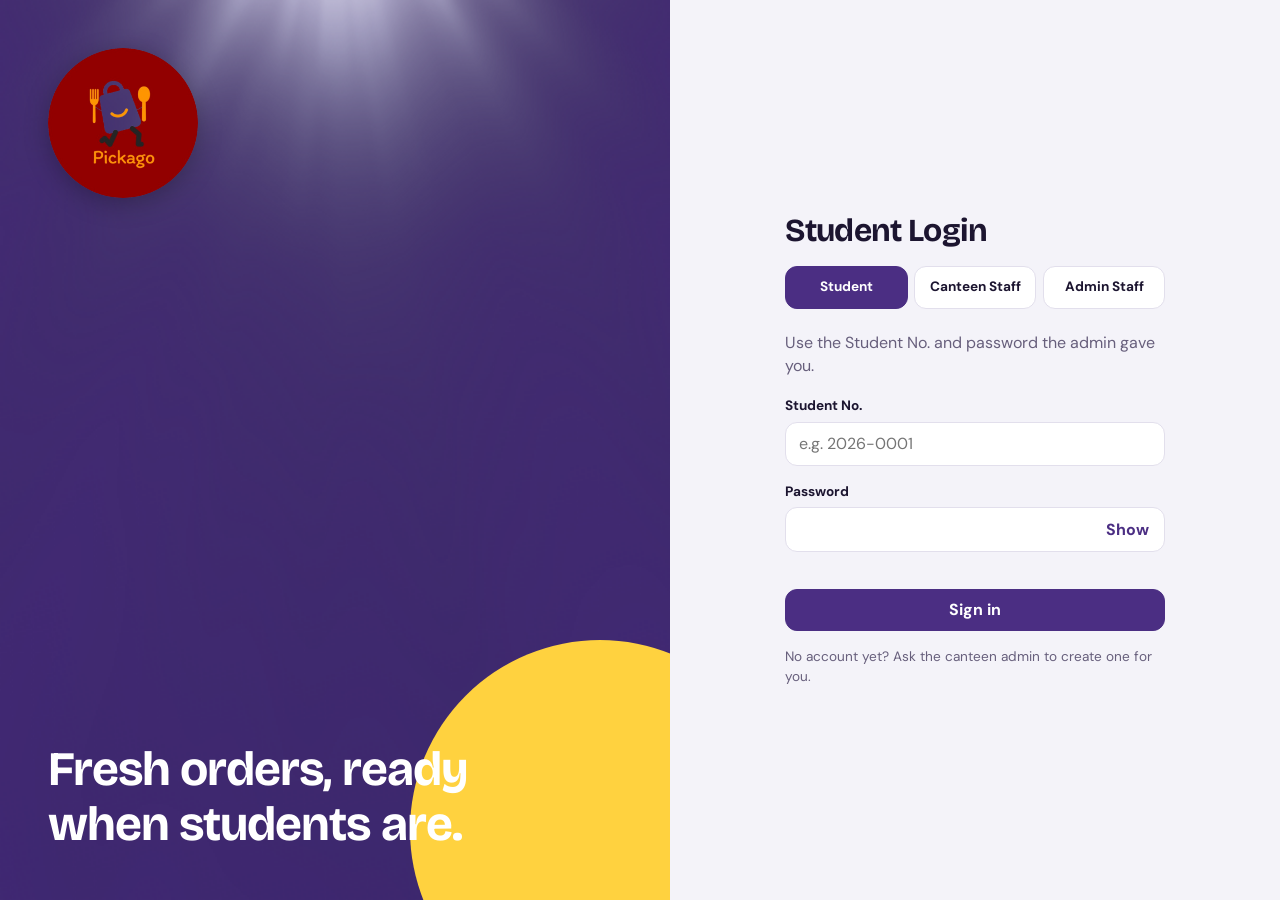
<file: index.html>
<!doctype html>
<html lang="en" data-theme="light" data-accent="ube">
<head>
  <meta charset="UTF-8">
  <meta name="viewport" content="width=device-width, initial-scale=1, viewport-fit=cover">
  <title>Pickago Login</title>
  <link rel="preconnect" href="https://fonts.googleapis.com">
  <link rel="preconnect" href="https://fonts.gstatic.com" crossorigin>
  <link href="https://fonts.googleapis.com/css2?family=Bricolage+Grotesque:wght@600;800&family=DM+Sans:wght@400;500;700&display=swap" rel="stylesheet">
  <link rel="icon" type="image/png" href="pickago_Logo.png">
  <link rel="stylesheet" href="styles.css">
</head>
<body>
  <div id="app"></div>
  <div id="toasts" class="toasts" aria-live="polite"></div>
  <div id="modal-root"></div>
  <script src="lightrays.js"></script>
  <script src="auth.js" data-login="index.html"></script>
  <script src="ui.js"></script>
  <script src="login.js"></script>
</body>
</html>
</file>
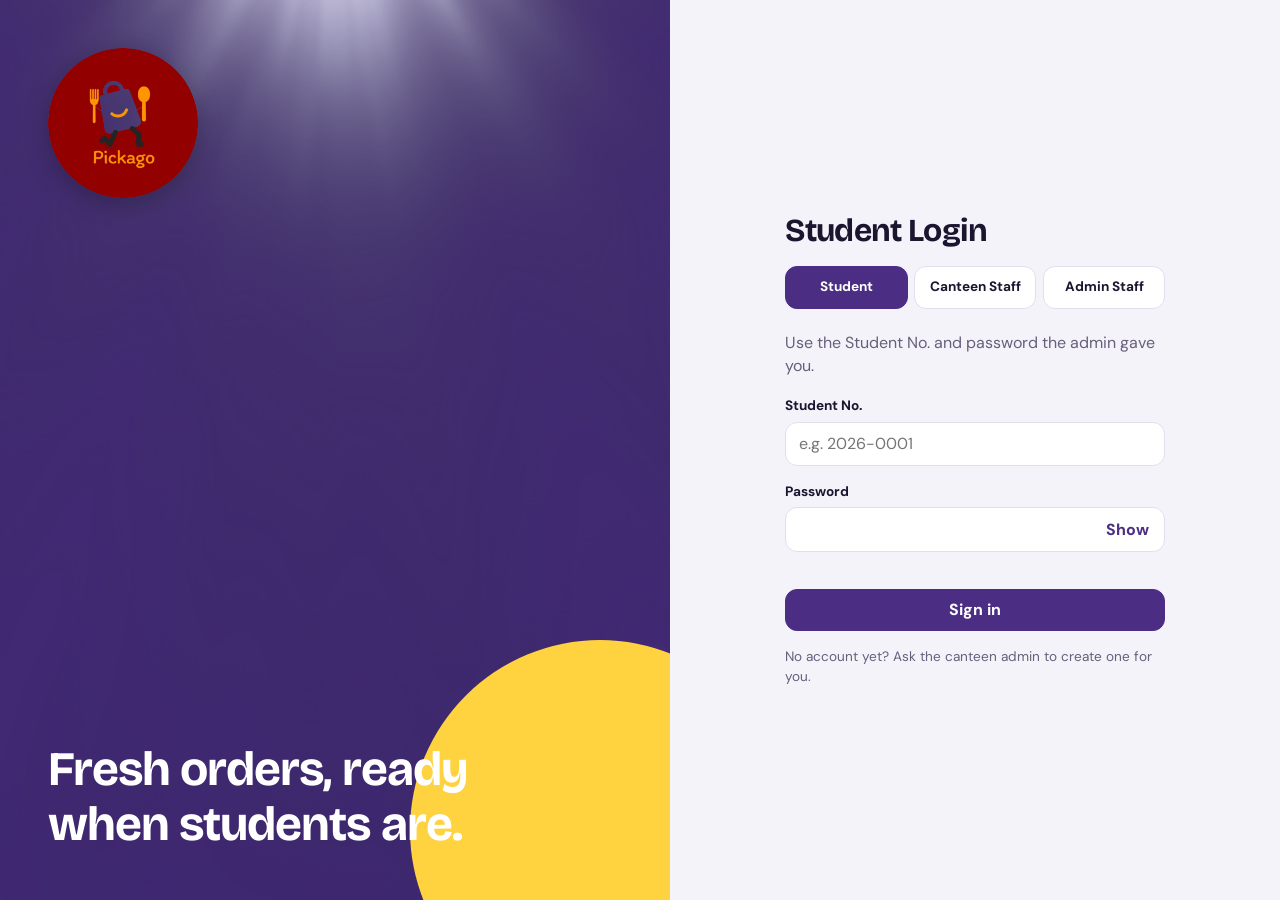
<file: Admin/index.html>
<!doctype html>
<html lang="en" data-theme="light" data-accent="ube">
<head>
  <meta charset="UTF-8">
  <meta name="viewport" content="width=device-width, initial-scale=1, viewport-fit=cover">
  <title>Pickago Admin</title>
  <link rel="preconnect" href="https://fonts.googleapis.com">
  <link rel="preconnect" href="https://fonts.gstatic.com" crossorigin>
  <link href="https://fonts.googleapis.com/css2?family=Bricolage+Grotesque:wght@600;800&family=DM+Sans:wght@400;500;700&display=swap" rel="stylesheet">
  <link rel="icon" type="image/png" href="pickago_Logo.png">
  <link rel="stylesheet" href="styles.css">
</head>
<body>
  <div id="app"></div>
  <div id="toasts" class="toasts" aria-live="polite"></div>
  <div id="modal-root"></div>
  <script src="auth.js" data-login="../index.html"></script>
  <script src="ui.js"></script>
  <script src="admin.js"></script>
</body>
</html>
</file>
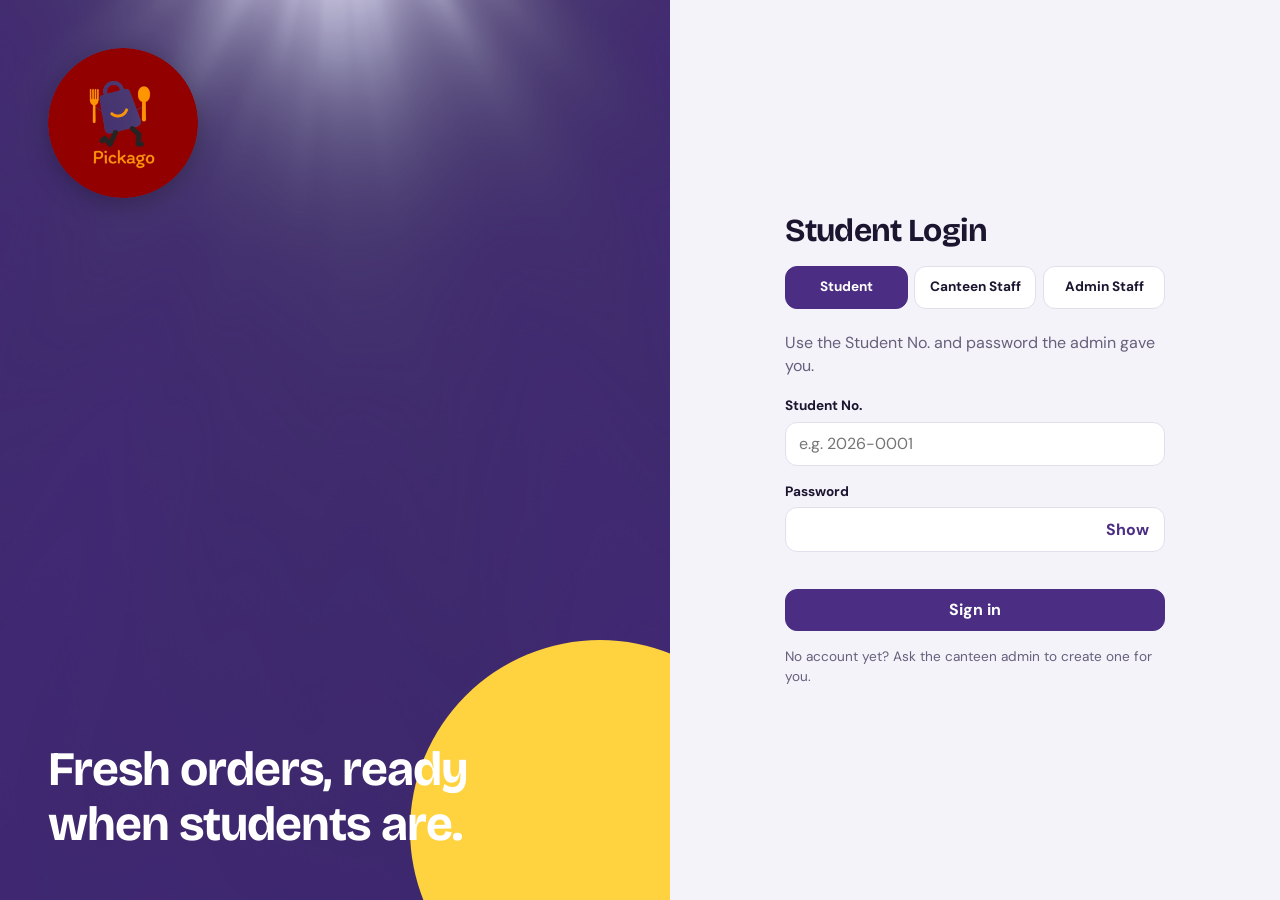
<file: Staff/index.html>
<!doctype html>
<html lang="en" data-theme="light" data-accent="ube">
<head>
  <meta charset="UTF-8">
  <meta name="viewport" content="width=device-width, initial-scale=1, viewport-fit=cover">
  <title>Pickago Canteen Staff</title>
  <link rel="preconnect" href="https://fonts.googleapis.com">
  <link rel="preconnect" href="https://fonts.gstatic.com" crossorigin>
  <link href="https://fonts.googleapis.com/css2?family=Bricolage+Grotesque:wght@600;800&family=DM+Sans:wght@400;500;700&display=swap" rel="stylesheet">
  <link rel="icon" type="image/png" href="pickago_Logo.png">
  <link rel="apple-touch-icon" href="pickago_Logo.png">
  <link rel="stylesheet" href="styles.css">
</head>
<body>
  <div id="app"></div>
  <div id="toasts" class="toasts" aria-live="polite"></div>
  <div id="modal-root"></div>

  <!-- Load order matters: data -> helpers -> pages -> app -->
  <script src="lightrays.js"></script>
    <script src="images.js"></script>
  <script src="auth.js" data-login="../index.html"></script>
  <script src="store.js"></script>
  <script src="ui.js"></script>
  <script src="pages.js"></script>
  <script src="app.js"></script>
</body>
</html>
</file>
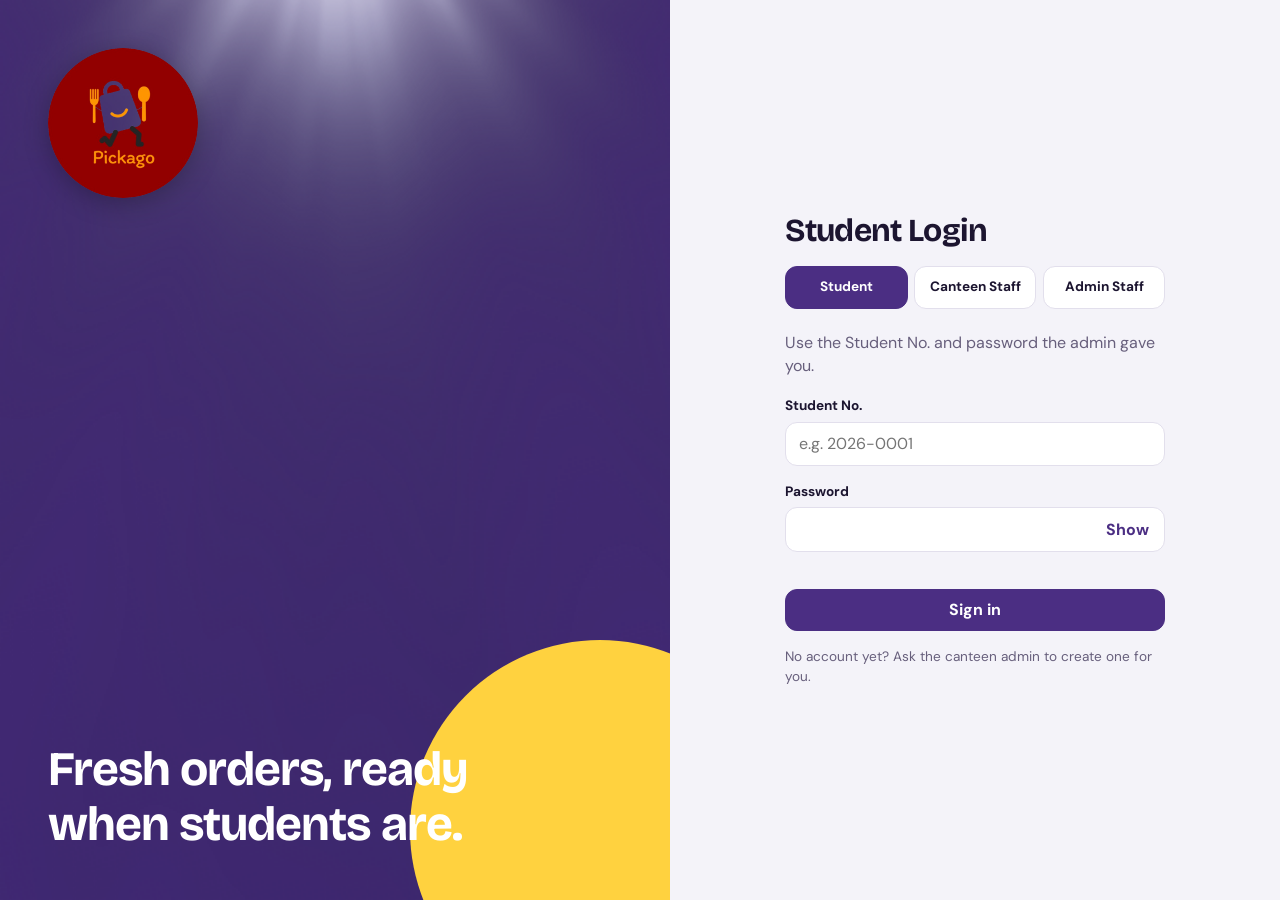
<file: Student/index.html>
<!doctype html>
<html lang="en">
  <head>
    <meta charset="UTF-8" />
    <meta name="viewport" content="width=device-width, initial-scale=1, viewport-fit=cover" />
    <title>Pickago Student</title>
    <link rel="preconnect" href="https://fonts.googleapis.com" />
    <link rel="preconnect" href="https://fonts.gstatic.com" crossorigin />
    <link
      href="https://fonts.googleapis.com/css2?family=Bricolage+Grotesque:wght@600;800&family=DM+Sans:wght@400;500;700&display=swap"
      rel="stylesheet"
    />
    <link rel="icon" type="image/png" href="pickago_Logo.png" />
    <link rel="apple-touch-icon" href="pickago_Logo.png" />
    <link rel="stylesheet" href="styles.css" />
  </head>
  <body>
    <div id="app"></div>
    <div id="toasts" aria-live="polite"></div>
    <div id="modal"></div>
    <script src="lightrays.js"></script>
    <script src="images.js"></script>
    <script src="ui.js"></script>
    <script src="auth.js" data-login="../index.html"></script>
    <script src="store.js"></script>
    <script src="pages.js"></script>
    <script src="app.js"></script>
  </body>
</html>
</file>
<file: styles.css>
/* TOKENS   */
:root {
  --bg: #f4f3f9;
  --surface: #ffffff;
  --surface-2: #faf9fd;
  --ink: #1c1530;
  --mute: #675f7c;
  --line: #e2dfec;

  --brand: #4b2e83;          /* ube */
  --brand-ink: #ffffff;
  --accent: #ffd23f;         /* calamansi */
  --accent-ink: #2a2100;

  /* Stock colours: solid fills so they read from across the counter */
  --ok-bg: #d3f3de;   --ok-ink: #0a5b2b;
  --low-bg: #ffb703;  --low-ink: #2b1c00;
  --out-bg: #d92d20;  --out-ink: #ffffff;

  --pending-bg: #ffe9a8; --pending-ink: #5c4300;
  --ready-bg: #cdeafe;   --ready-ink: #0b4a75;
  --done-bg: #e6e3ef;    --done-ink: #4a435c;

  --radius: 14px;
  --font-body: "DM Sans", system-ui, -apple-system, "Segoe UI", sans-serif;
  --font-head: "Bricolage Grotesque", "DM Sans", system-ui, sans-serif;
  font-size: 16px;
}

[data-theme="dark"] {
  --bg: #120e1f;
  --surface: #1c1730;
  --surface-2: #231d3b;
  --ink: #f1eefb;
  --mute: #a69fc0;
  --line: #322a50;
  --ok-bg: #14572f;      --ok-ink: #bdf6d0;
  --pending-bg: #5c4300; --pending-ink: #ffe9a8;
  --ready-bg: #0b3b5e;   --ready-ink: #bfe4ff;
  --done-bg: #322a50;    --done-ink: #cfc8e6;
}

[data-accent="teal"]   { --brand: #0f6b66; }
[data-accent="tomato"] { --brand: #b8341f; }
[data-accent="forest"] { --brand: #1f6b3a; }
[data-size="large"]    { font-size: 18px; }

/* BASE  */
*, *::before, *::after { box-sizing: border-box; }
body {
  margin: 0;
  font-family: var(--font-body);
  background: var(--bg);
  color: var(--ink);
  line-height: 1.45;
  -webkit-tap-highlight-color: transparent;
}
h1, h2, h3 { font-family: var(--font-head); letter-spacing: -0.02em; margin: 0; line-height: 1.15; }
h2 { font-size: 1.15rem; }
p { margin: 0; }
button, input, select, textarea { font: inherit; color: inherit; }
button { cursor: pointer; }
img { max-width: 100%; display: block; }
.mute { color: var(--mute); }
.hidden, [hidden] { display: none !important; }
:focus-visible { outline: 3px solid var(--accent); outline-offset: 2px; }
.sr { position: absolute; width: 1px; height: 1px; overflow: hidden; clip: rect(0 0 0 0); }
svg.i { width: 1.15em; height: 1.15em; fill: none; stroke: currentColor; stroke-width: 2; stroke-linecap: round; stroke-linejoin: round; flex: none; }

/* SHELL */
.shell { display: grid; grid-template-columns: 232px 1fr; min-height: 100vh; }

.rail {
  background: var(--brand);
  color: #fff;
  padding: 1.25rem 1rem;
  position: sticky; top: 0; height: 100vh;
  display: flex; flex-direction: column; gap: 1.75rem;
}
.brand { display: flex; align-items: center; gap: .65rem; font-family: var(--font-head); font-weight: 800; font-size: 1.35rem; padding: 0 .4rem; }
.mark {
  width: 38px; height: 38px; border-radius: 50% 50% 50% 12px;
  background: var(--accent); color: var(--accent-ink);
  display: grid; place-items: center; font-weight: 800; font-size: 1.2rem;
}
.logo { width: 42px; height: 42px; border-radius: 50%; object-fit: cover; flex: none; display: block; }
.logo-lg { width: 150px; height: 150px; position: relative; z-index: 1; box-shadow: 0 6px 24px rgba(0,0,0,.25); }
.rail nav { display: grid; gap: .25rem; }
.nav-btn {
  display: flex; align-items: center; gap: .7rem;
  border: 0; background: transparent; color: rgba(255,255,255,.82);
  padding: .75rem .85rem; border-radius: 12px; font-weight: 600; text-align: left;
}
.nav-btn:hover { background: rgba(255,255,255,.12); color: #fff; }
.nav-btn[aria-current="page"] { background: var(--accent); color: var(--accent-ink); }
.rail-foot { margin-top: auto; font-size: .8rem; color: rgba(255,255,255,.65); padding: 0 .4rem; }

.main { min-width: 0; }
.top {
  display: flex; justify-content: space-between; align-items: center; gap: 1rem;
  padding: 1.1rem 2rem; background: var(--surface); border-bottom: 1px solid var(--line);
  position: sticky; top: 0; z-index: 5;
}
.top h1 { font-size: 1.5rem; }
.me { display: flex; align-items: center; gap: .6rem; border: 0; background: transparent; font-weight: 600; padding: .2rem; border-radius: 999px; }
.avatar {
  width: 38px; height: 38px; border-radius: 50%; background: var(--accent); color: var(--accent-ink);
  display: grid; place-items: center; font-weight: 800; overflow: hidden; flex: none;
}
.avatar img { width: 100%; height: 100%; object-fit: cover; }
.avatar.xl { width: 84px; height: 84px; font-size: 2rem; }

.content { padding: 1.75rem 2rem 3rem; max-width: 1320px; }
.tabbar { display: none; }

/* COMPONENTS */
.btn {
  display: inline-flex; align-items: center; justify-content: center; gap: .45rem;
  min-height: 42px; padding: .55rem 1rem; border-radius: 12px;
  border: 1.5px solid var(--line); background: var(--surface); font-weight: 700;
}
.btn:hover { border-color: var(--brand); }
.btn-primary { background: var(--brand); border-color: var(--brand); color: var(--brand-ink); }
.btn-primary:hover { filter: brightness(1.12); }
.btn-danger { color: var(--out-bg); border-color: color-mix(in srgb, var(--out-bg) 35%, var(--line)); }
.btn-danger-solid { background: var(--out-bg); border-color: var(--out-bg); color: #fff; }
.btn-icon { width: 42px; padding: 0; }
.btn-sm { min-height: 36px; padding: .3rem .7rem; font-size: .88rem; }
.btn-block { width: 100%; }

.field { display: grid; gap: .35rem; margin-bottom: 1rem; }
.field > span { font-weight: 700; font-size: .85rem; }
.field small { color: var(--mute); }
.input, .field input, .field select, .field textarea, .search input, .select {
  width: 100%; min-height: 44px; padding: .6rem .8rem;
  border: 1.5px solid var(--line); border-radius: 12px; background: var(--surface); font-size: 1rem;
}
.field input:focus, .field select:focus, .field textarea:focus, .search input:focus { border-color: var(--brand); outline: none; box-shadow: 0 0 0 3px color-mix(in srgb, var(--brand) 25%, transparent); }
.field input[readonly] { background: var(--surface-2); color: var(--mute); }
.row { display: grid; grid-template-columns: 1fr 1fr; gap: 0 .9rem; }
.error-text { color: var(--out-bg); font-size: .88rem; min-height: 1.3rem; font-weight: 600; }

.panel { background: var(--surface); border: 1px solid var(--line); border-radius: var(--radius); padding: 1.25rem; }
.panel-head { display: flex; justify-content: space-between; align-items: center; gap: 1rem; margin-bottom: 1rem; flex-wrap: wrap; }

.chip { display: inline-block; padding: .28rem .65rem; border-radius: 999px; font-size: .78rem; font-weight: 800; white-space: nowrap; }
.chip-pending { background: var(--pending-bg); color: var(--pending-ink); }
.chip-ready { background: var(--ready-bg); color: var(--ready-ink); }
.chip-done { background: var(--done-bg); color: var(--done-ink); }

/* Stock badges: solid and high-contrast */
.stock { display: inline-block; padding: .3rem .7rem; border-radius: 8px; font-size: .82rem; font-weight: 800; white-space: nowrap; }
.stock-ok  { background: var(--ok-bg);  color: var(--ok-ink); }
.stock-low { background: var(--low-bg); color: var(--low-ink); }
.stock-out { background: var(--out-bg); color: var(--out-ink); }

.segmented { display: inline-flex; background: var(--surface); border: 1.5px solid var(--line); border-radius: 12px; padding: 3px; gap: 2px; flex-wrap: wrap; }
.segmented button { border: 0; background: transparent; padding: .45rem .9rem; border-radius: 9px; font-weight: 700; color: var(--mute); min-height: 38px; }
.segmented button[aria-pressed="true"] { background: var(--brand); color: var(--brand-ink); }

.empty { text-align: center; padding: 2.5rem 1rem; color: var(--mute); border: 2px dashed var(--line); border-radius: var(--radius); }
.empty strong { display: block; color: var(--ink); font-size: 1.05rem; margin-bottom: .3rem; }

.toasts { position: fixed; left: 50%; bottom: 1.25rem; transform: translateX(-50%); z-index: 30; display: grid; gap: .5rem; width: min(92vw, 380px); }
.toast { background: var(--ink); color: var(--bg); padding: .8rem 1rem; border-radius: 12px; font-weight: 600; box-shadow: 0 10px 30px #0004; animation: pop .2s ease-out; }
.toast.error { background: var(--out-bg); color: #fff; }
@keyframes pop { from { transform: translateY(8px); opacity: 0; } }

/* PAGES  */
.stats { display: grid; grid-template-columns: repeat(4, 1fr); gap: 1rem; margin-bottom: 1.5rem; }
.stat { background: var(--surface); border: 1px solid var(--line); border-radius: var(--radius); padding: 1rem 1.1rem; }
.stat small { color: var(--mute); font-weight: 600; }
.stat strong { display: block; font-family: var(--font-head); font-size: 1.7rem; margin: .2rem 0; }
.stat.warn { border-color: var(--low-bg); box-shadow: inset 4px 0 0 var(--low-bg); }

.split { display: grid; grid-template-columns: 1.6fr 1fr; gap: 1.25rem; align-items: start; }
.section-title { display: flex; justify-content: space-between; align-items: center; gap: 1rem; margin-bottom: .9rem; flex-wrap: wrap; }

/* Orders */
.orders { display: grid; gap: .9rem; grid-template-columns: repeat(auto-fill, minmax(280px, 1fr)); }
.order { background: var(--surface); border: 1px solid var(--line); border-radius: var(--radius); padding: 1rem; display: grid; gap: .6rem; }
.order-top { display: flex; justify-content: space-between; align-items: center; gap: .5rem; }
.order-student { font-weight: 700; font-size: 1.05rem; }
.order ul { margin: 0; padding-left: 1.1rem; }
.note { background: color-mix(in srgb, var(--accent) 35%, var(--surface)); border-radius: 10px; padding: .5rem .7rem; font-size: .9rem; }
.order-foot { display: flex; justify-content: space-between; align-items: center; gap: .5rem; margin-top: .2rem; }

/* Restock list */
.restock { display: grid; gap: .7rem; }
.restock-item { display: flex; align-items: center; gap: .7rem; }
.restock-item .grow { flex: 1; min-width: 0; }
.restock-item strong { display: block; overflow: hidden; text-overflow: ellipsis; white-space: nowrap; }

/* Menu */
.toolbar { display: flex; gap: .75rem; margin-bottom: 1.25rem; flex-wrap: wrap; align-items: center; }
.search { position: relative; flex: 1; min-width: 200px; }
.search svg { position: absolute; left: .8rem; top: 50%; transform: translateY(-50%); color: var(--mute); }
.search input { padding-left: 2.5rem; }
.toolbar .select { width: auto; min-width: 150px; }

.food-grid { display: grid; gap: 1rem; grid-template-columns: repeat(auto-fill, minmax(230px, 1fr)); }
.food { background: var(--surface); border: 1px solid var(--line); border-radius: var(--radius); overflow: hidden; display: flex; flex-direction: column; border-top: 5px solid var(--ok-bg); }
.food.low { border-top-color: var(--low-bg); }
.food.out { border-top-color: var(--out-bg); }
.food-media { aspect-ratio: 4 / 3; background: color-mix(in srgb, var(--accent) 30%, var(--surface)); display: grid; place-items: center; font-size: 3.5rem; position: relative; }
.food-media img { width: 100%; height: 100%; object-fit: cover; }
.food.out .food-media img, .food.out .food-media span { opacity: .45; }
.food-media .stock { position: absolute; left: .6rem; bottom: .6rem; box-shadow: 0 2px 8px #0003; }
.food-body { padding: .9rem; display: grid; gap: .6rem; flex: 1; align-content: start; }
.food-body h3 { font-size: 1.05rem; }
.food-meta { display: flex; justify-content: space-between; align-items: baseline; gap: .5rem; }
.food-cat { color: var(--mute); font-size: .88rem; }
.food-price { font-weight: 800; }
.stepper { display: flex; gap: .35rem; align-items: center; }
.stepper input { width: 100%; min-width: 0; text-align: center; font-weight: 800; min-height: 38px; border: 1.5px solid var(--line); border-radius: 10px; background: var(--surface); }
.stepper .btn { min-height: 38px; width: 38px; padding: 0; font-size: 1.2rem; flex: none; }
.food-actions { display: flex; gap: .4rem; }
.food-actions .btn { flex: 1; }

.cat-list { display: grid; gap: .6rem; }
.cat-row { display: flex; align-items: center; gap: .75rem; padding: .8rem 1rem; background: var(--surface); border: 1px solid var(--line); border-radius: var(--radius); }
.cat-row .grow { flex: 1; }

/* Sales */
.date-bar { display: flex; gap: .5rem; align-items: center; margin-bottom: 1.25rem; flex-wrap: wrap; }
.date-bar input { min-height: 42px; padding: .4rem .7rem; border: 1.5px solid var(--line); border-radius: 12px; background: var(--surface); font-weight: 700; }
.chart { height: 220px; display: flex; align-items: flex-end; gap: .5rem; padding-top: 1rem; border-bottom: 2px solid var(--line); }
.chart-col { flex: 1; display: flex; flex-direction: column; justify-content: flex-end; align-items: center; height: 100%; gap: .3rem; min-width: 0; }
.chart-col i { width: 100%; max-width: 44px; background: var(--brand); border-radius: 8px 8px 0 0; min-height: 3px; }
.chart-col .today { background: var(--accent); }
.chart-col small, .chart-col span { font-size: .72rem; color: var(--mute); white-space: nowrap; }
.chart-days { display: flex; gap: .5rem; margin-top: .4rem; }
.chart-days small { flex: 1; text-align: center; font-size: .72rem; color: var(--mute); }
.rank { display: grid; gap: .7rem; padding: 0; margin: 0; list-style: none; }
.rank li { display: flex; justify-content: space-between; gap: 1rem; }

/* Profile */
.profile-grid { display: grid; grid-template-columns: 220px 1fr; gap: 1.25rem; align-items: start; }
.side-tabs { display: grid; gap: .3rem; }
.side-tabs button { display: flex; align-items: center; gap: .6rem; border: 0; background: transparent; padding: .75rem .9rem; border-radius: 12px; font-weight: 700; color: var(--mute); text-align: left; }
.side-tabs button[aria-selected="true"] { background: var(--surface); color: var(--brand); box-shadow: inset 0 0 0 1.5px var(--line); }
[data-theme="dark"] .side-tabs button[aria-selected="true"] { color: var(--accent); }
.profile-head { display: flex; align-items: center; gap: 1rem; margin-bottom: 1.25rem; flex-wrap: wrap; }
.strength { height: 8px; background: var(--line); border-radius: 99px; overflow: hidden; }
.strength i { display: block; height: 100%; width: 0; transition: width .2s; background: var(--out-bg); }
.options { display: flex; gap: .6rem; flex-wrap: wrap; margin-bottom: 1.4rem; }
.option { border: 2px solid var(--line); background: var(--surface); border-radius: 12px; padding: .6rem 1rem; font-weight: 700; display: flex; align-items: center; gap: .5rem; min-height: 44px; }
.option[aria-pressed="true"] { border-color: var(--brand); box-shadow: 0 0 0 3px color-mix(in srgb, var(--brand) 22%, transparent); }
.swatch { width: 18px; height: 18px; border-radius: 50%; display: inline-block; }
.form-box { max-width: 560px; }
hr { border: 0; border-top: 1px solid var(--line); margin: 1.4rem 0; }

/* Login */
.login { min-height: 100vh; display: grid; grid-template-columns: 1.1fr 1fr; }
.login-art { background: var(--brand); color: #fff; padding: 3rem; display: flex; flex-direction: column; justify-content: space-between; position: relative; overflow: hidden; }
.login-art::after { content: ""; position: absolute; width: 380px; height: 380px; border-radius: 50%; background: var(--accent); right: -120px; bottom: -120px; }
.login-art h2 { font-size: clamp(2rem, 4vw, 3rem); max-width: 14ch; position: relative; z-index: 1; }
.login-form { display: grid; place-items: center; padding: 2rem; }
.login-form form { width: min(100%, 380px); }
.login-form h1 { font-size: 2rem; margin-bottom: .4rem; }
.pw-wrap { position: relative; }
.pw-wrap button { position: absolute; right: .4rem; top: 50%; transform: translateY(-50%); border: 0; background: transparent; font-weight: 700; color: var(--brand); padding: .4rem .6rem; }
[data-theme="dark"] .pw-wrap button { color: var(--accent); }

/* 6. MODAL (bottom sheet on phones) ------------------------ */
.scrim { position: fixed; inset: 0; background: #0b061a99; display: grid; place-items: center; padding: 1rem; z-index: 20; overflow-y: auto; }
.sheet { background: var(--surface); border-radius: 20px; padding: 1.4rem; width: min(100%, 480px); max-height: calc(100vh - 2rem); overflow-y: auto; animation: pop .2s ease-out; }
.sheet h2 { margin-bottom: .4rem; font-size: 1.3rem; }
.sheet-actions { display: flex; gap: .6rem; margin-top: 1.2rem; }
.sheet-actions .btn { flex: 1; }
.photo-box { display: flex; gap: .9rem; align-items: center; margin-bottom: 1rem; }
.photo-prev { width: 84px; height: 84px; border-radius: 14px; background: color-mix(in srgb, var(--accent) 30%, var(--surface)); display: grid; place-items: center; font-size: 2.2rem; overflow: hidden; flex: none; }
.photo-prev img { width: 100%; height: 100%; object-fit: cover; }
.photo-box .btns { display: grid; gap: .4rem; }

/*  MOBILE  */
@media (max-width: 1000px) {
  .stats { grid-template-columns: repeat(2, 1fr); }
  .split { grid-template-columns: 1fr; }
}
@media (max-width: 820px) {
  .shell { display: block; }
  .rail { display: none; }
  .top { padding: .8rem 1rem; }
  .top h1 { font-size: 1.25rem; }
  .me span { display: none; }
  .content { padding: 1rem 1rem 6.5rem; }
  .tabbar {
    display: grid; grid-template-columns: repeat(5, 1fr);
    position: fixed; left: 0; right: 0; bottom: 0; z-index: 10;
    background: var(--surface); border-top: 1px solid var(--line);
    padding: .35rem .3rem calc(.35rem + env(safe-area-inset-bottom, 0px));
  }
  .tabbar .nav-btn { flex-direction: column; gap: .15rem; font-size: .7rem; padding: .45rem .2rem; justify-content: center; text-align: center; color: var(--mute); }
  .tabbar .nav-btn:hover { background: transparent; color: var(--ink); }
  .tabbar .nav-btn[aria-current="page"] { background: transparent; color: var(--brand); box-shadow: inset 0 3px 0 var(--accent); border-radius: 0 0 12px 12px; }
  [data-theme="dark"] .tabbar .nav-btn[aria-current="page"] { color: var(--accent); }
  .tabbar svg.i { width: 1.45rem; height: 1.45rem; }
  .toasts { bottom: 5.5rem; }

  .food-grid { grid-template-columns: repeat(2, 1fr); gap: .7rem; }
  .food-media { font-size: 2.6rem; }
  .food-body { padding: .7rem; }
  .orders { grid-template-columns: 1fr; }
  .profile-grid { grid-template-columns: 1fr; }
  .side-tabs { grid-auto-flow: column; grid-auto-columns: 1fr; }
  .side-tabs button { justify-content: center; padding: .65rem .4rem; }
  .login { grid-template-columns: 1fr; }
  .login-art { padding: 1.5rem; min-height: 170px; }
  .login-art h2 { font-size: 1.5rem; }
  .logo-lg { width: 84px; height: 84px; }
  .login-art::after { width: 200px; height: 200px; }
  .scrim { align-items: end; padding: 0; }
  .sheet { border-radius: 20px 20px 0 0; width: 100%; max-height: 92vh; padding-bottom: calc(1.4rem + env(safe-area-inset-bottom, 0px)); }
}
@media (max-width: 460px) {
  .stats { gap: .6rem; }
  .stat { padding: .8rem; }
  .stat strong { font-size: 1.35rem; }
  .row { grid-template-columns: 1fr; }
  .chart-col span { display: none; }
}
@media (prefers-reduced-motion: reduce) { * { animation: none !important; transition: none !important; } }

/* LightRays (login background) */
.light-rays {
  position: absolute;
  inset: 0;
  overflow: hidden;
  pointer-events: none;
  z-index: 0;
}
.light-rays__canvas {
  position: absolute;
  inset: 0;
  display: block;
  width: 100%;
  height: 100%;
}

/* ---- role picker on the login page ---- */
.role-tabs { display: grid; grid-template-columns: repeat(3, 1fr); gap: .4rem; margin: 1rem 0 1.4rem; }
.role-tabs button { padding: .65rem .3rem; border: 1px solid var(--line); background: var(--surface); color: inherit; border-radius: 12px; font: inherit; font-weight: 700; font-size: .85rem; cursor: pointer; }
.role-tabs button[aria-selected="true"] { background: var(--brand); border-color: var(--brand); color: #fff; }
</file>
<file: Admin/styles.css>
/* TOKENS   */
:root {
  --bg: #f4f3f9;
  --surface: #ffffff;
  --surface-2: #faf9fd;
  --ink: #1c1530;
  --mute: #675f7c;
  --line: #e2dfec;

  --brand: #4b2e83;          /* ube */
  --brand-ink: #ffffff;
  --accent: #ffd23f;         /* calamansi */
  --accent-ink: #2a2100;

  /* Stock colours: solid fills so they read from across the counter */
  --ok-bg: #d3f3de;   --ok-ink: #0a5b2b;
  --low-bg: #ffb703;  --low-ink: #2b1c00;
  --out-bg: #d92d20;  --out-ink: #ffffff;

  --pending-bg: #ffe9a8; --pending-ink: #5c4300;
  --ready-bg: #cdeafe;   --ready-ink: #0b4a75;
  --done-bg: #e6e3ef;    --done-ink: #4a435c;

  --radius: 14px;
  --font-body: "DM Sans", system-ui, -apple-system, "Segoe UI", sans-serif;
  --font-head: "Bricolage Grotesque", "DM Sans", system-ui, sans-serif;
  font-size: 16px;
}

[data-theme="dark"] {
  --bg: #120e1f;
  --surface: #1c1730;
  --surface-2: #231d3b;
  --ink: #f1eefb;
  --mute: #a69fc0;
  --line: #322a50;
  --ok-bg: #14572f;      --ok-ink: #bdf6d0;
  --pending-bg: #5c4300; --pending-ink: #ffe9a8;
  --ready-bg: #0b3b5e;   --ready-ink: #bfe4ff;
  --done-bg: #322a50;    --done-ink: #cfc8e6;
}

[data-accent="teal"]   { --brand: #0f6b66; }
[data-accent="tomato"] { --brand: #b8341f; }
[data-accent="forest"] { --brand: #1f6b3a; }
[data-size="large"]    { font-size: 18px; }

/* BASE  */
*, *::before, *::after { box-sizing: border-box; }
body {
  margin: 0;
  font-family: var(--font-body);
  background: var(--bg);
  color: var(--ink);
  line-height: 1.45;
  -webkit-tap-highlight-color: transparent;
}
h1, h2, h3 { font-family: var(--font-head); letter-spacing: -0.02em; margin: 0; line-height: 1.15; }
h2 { font-size: 1.15rem; }
p { margin: 0; }
button, input, select, textarea { font: inherit; color: inherit; }
button { cursor: pointer; }
img { max-width: 100%; display: block; }
.mute { color: var(--mute); }
.hidden, [hidden] { display: none !important; }
:focus-visible { outline: 3px solid var(--accent); outline-offset: 2px; }
.sr { position: absolute; width: 1px; height: 1px; overflow: hidden; clip: rect(0 0 0 0); }
svg.i { width: 1.15em; height: 1.15em; fill: none; stroke: currentColor; stroke-width: 2; stroke-linecap: round; stroke-linejoin: round; flex: none; }

/* SHELL */
.shell { display: grid; grid-template-columns: 232px 1fr; min-height: 100vh; }

.rail {
  background: var(--brand);
  color: #fff;
  padding: 1.25rem 1rem;
  position: sticky; top: 0; height: 100vh;
  display: flex; flex-direction: column; gap: 1.75rem;
}
.brand { display: flex; align-items: center; gap: .65rem; font-family: var(--font-head); font-weight: 800; font-size: 1.35rem; padding: 0 .4rem; }
.mark {
  width: 38px; height: 38px; border-radius: 50% 50% 50% 12px;
  background: var(--accent); color: var(--accent-ink);
  display: grid; place-items: center; font-weight: 800; font-size: 1.2rem;
}
.logo { width: 42px; height: 42px; border-radius: 50%; object-fit: cover; flex: none; display: block; }
.logo-lg { width: 150px; height: 150px; position: relative; z-index: 1; box-shadow: 0 6px 24px rgba(0,0,0,.25); }
.rail nav { display: grid; gap: .25rem; }
.nav-btn {
  display: flex; align-items: center; gap: .7rem;
  border: 0; background: transparent; color: rgba(255,255,255,.82);
  padding: .75rem .85rem; border-radius: 12px; font-weight: 600; text-align: left;
}
.nav-btn:hover { background: rgba(255,255,255,.12); color: #fff; }
.nav-btn[aria-current="page"] { background: var(--accent); color: var(--accent-ink); }
.rail-foot { margin-top: auto; font-size: .8rem; color: rgba(255,255,255,.65); padding: 0 .4rem; }

.main { min-width: 0; }
.top {
  display: flex; justify-content: space-between; align-items: center; gap: 1rem;
  padding: 1.1rem 2rem; background: var(--surface); border-bottom: 1px solid var(--line);
  position: sticky; top: 0; z-index: 5;
}
.top h1 { font-size: 1.5rem; }
.me { display: flex; align-items: center; gap: .6rem; border: 0; background: transparent; font-weight: 600; padding: .2rem; border-radius: 999px; }
.avatar {
  width: 38px; height: 38px; border-radius: 50%; background: var(--accent); color: var(--accent-ink);
  display: grid; place-items: center; font-weight: 800; overflow: hidden; flex: none;
}
.avatar img { width: 100%; height: 100%; object-fit: cover; }
.avatar.xl { width: 84px; height: 84px; font-size: 2rem; }

.content { padding: 1.75rem 2rem 3rem; max-width: 1320px; }
.tabbar { display: none; }

/* COMPONENTS */
.btn {
  display: inline-flex; align-items: center; justify-content: center; gap: .45rem;
  min-height: 42px; padding: .55rem 1rem; border-radius: 12px;
  border: 1.5px solid var(--line); background: var(--surface); font-weight: 700;
}
.btn:hover { border-color: var(--brand); }
.btn-primary { background: var(--brand); border-color: var(--brand); color: var(--brand-ink); }
.btn-primary:hover { filter: brightness(1.12); }
.btn-danger { color: var(--out-bg); border-color: color-mix(in srgb, var(--out-bg) 35%, var(--line)); }
.btn-danger-solid { background: var(--out-bg); border-color: var(--out-bg); color: #fff; }
.btn-icon { width: 42px; padding: 0; }
.btn-sm { min-height: 36px; padding: .3rem .7rem; font-size: .88rem; }
.btn-block { width: 100%; }

.field { display: grid; gap: .35rem; margin-bottom: 1rem; }
.field > span { font-weight: 700; font-size: .85rem; }
.field small { color: var(--mute); }
.input, .field input, .field select, .field textarea, .search input, .select {
  width: 100%; min-height: 44px; padding: .6rem .8rem;
  border: 1.5px solid var(--line); border-radius: 12px; background: var(--surface); font-size: 1rem;
}
.field input:focus, .field select:focus, .field textarea:focus, .search input:focus { border-color: var(--brand); outline: none; box-shadow: 0 0 0 3px color-mix(in srgb, var(--brand) 25%, transparent); }
.field input[readonly] { background: var(--surface-2); color: var(--mute); }
.row { display: grid; grid-template-columns: 1fr 1fr; gap: 0 .9rem; }
.error-text { color: var(--out-bg); font-size: .88rem; min-height: 1.3rem; font-weight: 600; }

.panel { background: var(--surface); border: 1px solid var(--line); border-radius: var(--radius); padding: 1.25rem; }
.panel-head { display: flex; justify-content: space-between; align-items: center; gap: 1rem; margin-bottom: 1rem; flex-wrap: wrap; }

.chip { display: inline-block; padding: .28rem .65rem; border-radius: 999px; font-size: .78rem; font-weight: 800; white-space: nowrap; }
.chip-pending { background: var(--pending-bg); color: var(--pending-ink); }
.chip-ready { background: var(--ready-bg); color: var(--ready-ink); }
.chip-done { background: var(--done-bg); color: var(--done-ink); }

/* Stock badges: solid and high-contrast */
.stock { display: inline-block; padding: .3rem .7rem; border-radius: 8px; font-size: .82rem; font-weight: 800; white-space: nowrap; }
.stock-ok  { background: var(--ok-bg);  color: var(--ok-ink); }
.stock-low { background: var(--low-bg); color: var(--low-ink); }
.stock-out { background: var(--out-bg); color: var(--out-ink); }

.segmented { display: inline-flex; background: var(--surface); border: 1.5px solid var(--line); border-radius: 12px; padding: 3px; gap: 2px; flex-wrap: wrap; }
.segmented button { border: 0; background: transparent; padding: .45rem .9rem; border-radius: 9px; font-weight: 700; color: var(--mute); min-height: 38px; }
.segmented button[aria-pressed="true"] { background: var(--brand); color: var(--brand-ink); }

.empty { text-align: center; padding: 2.5rem 1rem; color: var(--mute); border: 2px dashed var(--line); border-radius: var(--radius); }
.empty strong { display: block; color: var(--ink); font-size: 1.05rem; margin-bottom: .3rem; }

.toasts { position: fixed; left: 50%; bottom: 1.25rem; transform: translateX(-50%); z-index: 30; display: grid; gap: .5rem; width: min(92vw, 380px); }
.toast { background: var(--ink); color: var(--bg); padding: .8rem 1rem; border-radius: 12px; font-weight: 600; box-shadow: 0 10px 30px #0004; animation: pop .2s ease-out; }
.toast.error { background: var(--out-bg); color: #fff; }
@keyframes pop { from { transform: translateY(8px); opacity: 0; } }

/* PAGES  */
.stats { display: grid; grid-template-columns: repeat(4, 1fr); gap: 1rem; margin-bottom: 1.5rem; }
.stat { background: var(--surface); border: 1px solid var(--line); border-radius: var(--radius); padding: 1rem 1.1rem; }
.stat small { color: var(--mute); font-weight: 600; }
.stat strong { display: block; font-family: var(--font-head); font-size: 1.7rem; margin: .2rem 0; }
.stat.warn { border-color: var(--low-bg); box-shadow: inset 4px 0 0 var(--low-bg); }

.split { display: grid; grid-template-columns: 1.6fr 1fr; gap: 1.25rem; align-items: start; }
.section-title { display: flex; justify-content: space-between; align-items: center; gap: 1rem; margin-bottom: .9rem; flex-wrap: wrap; }

/* Orders */
.orders { display: grid; gap: .9rem; grid-template-columns: repeat(auto-fill, minmax(280px, 1fr)); }
.order { background: var(--surface); border: 1px solid var(--line); border-radius: var(--radius); padding: 1rem; display: grid; gap: .6rem; }
.order-top { display: flex; justify-content: space-between; align-items: center; gap: .5rem; }
.order-student { font-weight: 700; font-size: 1.05rem; }
.order ul { margin: 0; padding-left: 1.1rem; }
.note { background: color-mix(in srgb, var(--accent) 35%, var(--surface)); border-radius: 10px; padding: .5rem .7rem; font-size: .9rem; }
.order-foot { display: flex; justify-content: space-between; align-items: center; gap: .5rem; margin-top: .2rem; }

/* Restock list */
.restock { display: grid; gap: .7rem; }
.restock-item { display: flex; align-items: center; gap: .7rem; }
.restock-item .grow { flex: 1; min-width: 0; }
.restock-item strong { display: block; overflow: hidden; text-overflow: ellipsis; white-space: nowrap; }

/* Menu */
.toolbar { display: flex; gap: .75rem; margin-bottom: 1.25rem; flex-wrap: wrap; align-items: center; }
.search { position: relative; flex: 1; min-width: 200px; }
.search svg { position: absolute; left: .8rem; top: 50%; transform: translateY(-50%); color: var(--mute); }
.search input { padding-left: 2.5rem; }
.toolbar .select { width: auto; min-width: 150px; }

.food-grid { display: grid; gap: 1rem; grid-template-columns: repeat(auto-fill, minmax(230px, 1fr)); }
.food { background: var(--surface); border: 1px solid var(--line); border-radius: var(--radius); overflow: hidden; display: flex; flex-direction: column; border-top: 5px solid var(--ok-bg); }
.food.low { border-top-color: var(--low-bg); }
.food.out { border-top-color: var(--out-bg); }
.food-media { aspect-ratio: 4 / 3; background: color-mix(in srgb, var(--accent) 30%, var(--surface)); display: grid; place-items: center; font-size: 3.5rem; position: relative; }
.food-media img { width: 100%; height: 100%; object-fit: cover; }
.food.out .food-media img, .food.out .food-media span { opacity: .45; }
.food-media .stock { position: absolute; left: .6rem; bottom: .6rem; box-shadow: 0 2px 8px #0003; }
.food-body { padding: .9rem; display: grid; gap: .6rem; flex: 1; align-content: start; }
.food-body h3 { font-size: 1.05rem; }
.food-meta { display: flex; justify-content: space-between; align-items: baseline; gap: .5rem; }
.food-cat { color: var(--mute); font-size: .88rem; }
.food-price { font-weight: 800; }
.stepper { display: flex; gap: .35rem; align-items: center; }
.stepper input { width: 100%; min-width: 0; text-align: center; font-weight: 800; min-height: 38px; border: 1.5px solid var(--line); border-radius: 10px; background: var(--surface); }
.stepper .btn { min-height: 38px; width: 38px; padding: 0; font-size: 1.2rem; flex: none; }
.food-actions { display: flex; gap: .4rem; }
.food-actions .btn { flex: 1; }

.cat-list { display: grid; gap: .6rem; }
.cat-row { display: flex; align-items: center; gap: .75rem; padding: .8rem 1rem; background: var(--surface); border: 1px solid var(--line); border-radius: var(--radius); }
.cat-row .grow { flex: 1; }

/* Sales */
.date-bar { display: flex; gap: .5rem; align-items: center; margin-bottom: 1.25rem; flex-wrap: wrap; }
.date-bar input { min-height: 42px; padding: .4rem .7rem; border: 1.5px solid var(--line); border-radius: 12px; background: var(--surface); font-weight: 700; }
.chart { height: 220px; display: flex; align-items: flex-end; gap: .5rem; padding-top: 1rem; border-bottom: 2px solid var(--line); }
.chart-col { flex: 1; display: flex; flex-direction: column; justify-content: flex-end; align-items: center; height: 100%; gap: .3rem; min-width: 0; }
.chart-col i { width: 100%; max-width: 44px; background: var(--brand); border-radius: 8px 8px 0 0; min-height: 3px; }
.chart-col .today { background: var(--accent); }
.chart-col small, .chart-col span { font-size: .72rem; color: var(--mute); white-space: nowrap; }
.chart-days { display: flex; gap: .5rem; margin-top: .4rem; }
.chart-days small { flex: 1; text-align: center; font-size: .72rem; color: var(--mute); }
.rank { display: grid; gap: .7rem; padding: 0; margin: 0; list-style: none; }
.rank li { display: flex; justify-content: space-between; gap: 1rem; }

/* Profile */
.profile-grid { display: grid; grid-template-columns: 220px 1fr; gap: 1.25rem; align-items: start; }
.side-tabs { display: grid; gap: .3rem; }
.side-tabs button { display: flex; align-items: center; gap: .6rem; border: 0; background: transparent; padding: .75rem .9rem; border-radius: 12px; font-weight: 700; color: var(--mute); text-align: left; }
.side-tabs button[aria-selected="true"] { background: var(--surface); color: var(--brand); box-shadow: inset 0 0 0 1.5px var(--line); }
[data-theme="dark"] .side-tabs button[aria-selected="true"] { color: var(--accent); }
.profile-head { display: flex; align-items: center; gap: 1rem; margin-bottom: 1.25rem; flex-wrap: wrap; }
.strength { height: 8px; background: var(--line); border-radius: 99px; overflow: hidden; }
.strength i { display: block; height: 100%; width: 0; transition: width .2s; background: var(--out-bg); }
.options { display: flex; gap: .6rem; flex-wrap: wrap; margin-bottom: 1.4rem; }
.option { border: 2px solid var(--line); background: var(--surface); border-radius: 12px; padding: .6rem 1rem; font-weight: 700; display: flex; align-items: center; gap: .5rem; min-height: 44px; }
.option[aria-pressed="true"] { border-color: var(--brand); box-shadow: 0 0 0 3px color-mix(in srgb, var(--brand) 22%, transparent); }
.swatch { width: 18px; height: 18px; border-radius: 50%; display: inline-block; }
.form-box { max-width: 560px; }
hr { border: 0; border-top: 1px solid var(--line); margin: 1.4rem 0; }

/* Login */
.login { min-height: 100vh; display: grid; grid-template-columns: 1.1fr 1fr; }
.login-art { background: var(--brand); color: #fff; padding: 3rem; display: flex; flex-direction: column; justify-content: space-between; position: relative; overflow: hidden; }
.login-art::after { content: ""; position: absolute; width: 380px; height: 380px; border-radius: 50%; background: var(--accent); right: -120px; bottom: -120px; }
.login-art h2 { font-size: clamp(2rem, 4vw, 3rem); max-width: 14ch; position: relative; z-index: 1; }
.login-form { display: grid; place-items: center; padding: 2rem; }
.login-form form { width: min(100%, 380px); }
.login-form h1 { font-size: 2rem; margin-bottom: .4rem; }
.pw-wrap { position: relative; }
.pw-wrap button { position: absolute; right: .4rem; top: 50%; transform: translateY(-50%); border: 0; background: transparent; font-weight: 700; color: var(--brand); padding: .4rem .6rem; }
[data-theme="dark"] .pw-wrap button { color: var(--accent); }

/* 6. MODAL (bottom sheet on phones) ------------------------ */
.scrim { position: fixed; inset: 0; background: #0b061a99; display: grid; place-items: center; padding: 1rem; z-index: 20; overflow-y: auto; }
.sheet { background: var(--surface); border-radius: 20px; padding: 1.4rem; width: min(100%, 480px); max-height: calc(100vh - 2rem); overflow-y: auto; animation: pop .2s ease-out; }
.sheet h2 { margin-bottom: .4rem; font-size: 1.3rem; }
.sheet-actions { display: flex; gap: .6rem; margin-top: 1.2rem; }
.sheet-actions .btn { flex: 1; }
.photo-box { display: flex; gap: .9rem; align-items: center; margin-bottom: 1rem; }
.photo-prev { width: 84px; height: 84px; border-radius: 14px; background: color-mix(in srgb, var(--accent) 30%, var(--surface)); display: grid; place-items: center; font-size: 2.2rem; overflow: hidden; flex: none; }
.photo-prev img { width: 100%; height: 100%; object-fit: cover; }
.photo-box .btns { display: grid; gap: .4rem; }

/*  MOBILE  */
@media (max-width: 1000px) {
  .stats { grid-template-columns: repeat(2, 1fr); }
  .split { grid-template-columns: 1fr; }
}
@media (max-width: 820px) {
  .shell { display: block; }
  .rail { display: none; }
  .top { padding: .8rem 1rem; }
  .top h1 { font-size: 1.25rem; }
  .me span { display: none; }
  .content { padding: 1rem 1rem 6.5rem; }
  .tabbar {
    display: grid; grid-template-columns: repeat(5, 1fr);
    position: fixed; left: 0; right: 0; bottom: 0; z-index: 10;
    background: var(--surface); border-top: 1px solid var(--line);
    padding: .35rem .3rem calc(.35rem + env(safe-area-inset-bottom, 0px));
  }
  .tabbar .nav-btn { flex-direction: column; gap: .15rem; font-size: .7rem; padding: .45rem .2rem; justify-content: center; text-align: center; color: var(--mute); }
  .tabbar .nav-btn:hover { background: transparent; color: var(--ink); }
  .tabbar .nav-btn[aria-current="page"] { background: transparent; color: var(--brand); box-shadow: inset 0 3px 0 var(--accent); border-radius: 0 0 12px 12px; }
  [data-theme="dark"] .tabbar .nav-btn[aria-current="page"] { color: var(--accent); }
  .tabbar svg.i { width: 1.45rem; height: 1.45rem; }
  .toasts { bottom: 5.5rem; }

  .food-grid { grid-template-columns: repeat(2, 1fr); gap: .7rem; }
  .food-media { font-size: 2.6rem; }
  .food-body { padding: .7rem; }
  .orders { grid-template-columns: 1fr; }
  .profile-grid { grid-template-columns: 1fr; }
  .side-tabs { grid-auto-flow: column; grid-auto-columns: 1fr; }
  .side-tabs button { justify-content: center; padding: .65rem .4rem; }
  .login { grid-template-columns: 1fr; }
  .login-art { padding: 1.5rem; min-height: 170px; }
  .login-art h2 { font-size: 1.5rem; }
  .logo-lg { width: 84px; height: 84px; }
  .login-art::after { width: 200px; height: 200px; }
  .scrim { align-items: end; padding: 0; }
  .sheet { border-radius: 20px 20px 0 0; width: 100%; max-height: 92vh; padding-bottom: calc(1.4rem + env(safe-area-inset-bottom, 0px)); }
}
@media (max-width: 460px) {
  .stats { gap: .6rem; }
  .stat { padding: .8rem; }
  .stat strong { font-size: 1.35rem; }
  .row { grid-template-columns: 1fr; }
  .chart-col span { display: none; }
}
@media (prefers-reduced-motion: reduce) { * { animation: none !important; transition: none !important; } }

/* LightRays (login background) */
.light-rays {
  position: absolute;
  inset: 0;
  overflow: hidden;
  pointer-events: none;
  z-index: 0;
}
.light-rays__canvas {
  position: absolute;
  inset: 0;
  display: block;
  width: 100%;
  height: 100%;
}

/* ---- role picker on the login page ---- */
.role-tabs { display: grid; grid-template-columns: repeat(3, 1fr); gap: .4rem; margin: 1rem 0 1.4rem; }
.role-tabs button { padding: .65rem .3rem; border: 1px solid var(--line); background: var(--surface); color: inherit; border-radius: 12px; font: inherit; font-weight: 700; font-size: .85rem; cursor: pointer; }
.role-tabs button[aria-selected="true"] { background: var(--brand); border-color: var(--brand); color: #fff; }

/* ---- admin portal ---- */
.switch-row { display: flex; justify-content: space-between; align-items: center; gap: 1rem; padding: .85rem 0; border-bottom: 1px solid var(--line); cursor: pointer; }
.switch-row small { display: block; color: var(--mute); font-weight: 500; }
.sw { appearance: none; -webkit-appearance: none; width: 46px; height: 26px; border-radius: 999px; background: #c4bdd1; position: relative; cursor: pointer; flex: none; transition: .2s; }
.sw::after { content: ""; position: absolute; top: 3px; left: 3px; width: 20px; height: 20px; border-radius: 50%; background: #fff; transition: .2s; }
.sw:checked { background: var(--brand); } .sw:checked::after { left: 23px; }
.tbl-wrap { overflow-x: auto; } .tbl { width: 100%; border-collapse: collapse; font-size: .92rem; }
.tbl th, .tbl td { text-align: left; padding: .6rem .5rem; border-bottom: 1px solid var(--line); white-space: nowrap; }
.tbl th { color: var(--mute); font-size: .78rem; text-transform: uppercase; letter-spacing: .04em; }
.tbl .acts { display: flex; gap: .4rem; } .tbl code { font-weight: 800; }
.warn-box { border-color: var(--low-bg); box-shadow: inset 4px 0 0 var(--low-bg); margin-bottom: 1.2rem; }
.subtabs { display: flex; gap: .5rem; margin-bottom: 1rem; }
.subtabs button { padding: .55rem 1rem; border-radius: 999px; border: 1px solid var(--line); background: var(--surface); color: inherit; font: inherit; font-weight: 700; cursor: pointer; }
.subtabs button[aria-selected="true"] { background: var(--brand); color: #fff; border-color: var(--brand); }
.panel + .panel { margin-top: 1.2rem; }
textarea.names { width: 100%; min-height: 110px; font: inherit; padding: .7rem; border: 1px solid var(--line); border-radius: 12px; background: var(--surface); color: inherit; }

.toolbar { display: flex; flex-wrap: wrap; gap: .5rem; margin-bottom: .8rem; }
.tbl td.acts { white-space: normal; flex-wrap: wrap; min-width: 250px; }
</file>
<file: Staff/styles.css>
/* TOKENS   */
:root {
  --bg: #f4f3f9;
  --surface: #ffffff;
  --surface-2: #faf9fd;
  --ink: #1c1530;
  --mute: #675f7c;
  --line: #e2dfec;

  --brand: #4b2e83;          /* ube */
  --brand-ink: #ffffff;
  --accent: #ffd23f;         /* calamansi */
  --accent-ink: #2a2100;

  /* Stock colours: solid fills so they read from across the counter */
  --ok-bg: #d3f3de;   --ok-ink: #0a5b2b;
  --low-bg: #ffb703;  --low-ink: #2b1c00;
  --out-bg: #d92d20;  --out-ink: #ffffff;

  --pending-bg: #ffe9a8; --pending-ink: #5c4300;
  --ready-bg: #cdeafe;   --ready-ink: #0b4a75;
  --done-bg: #e6e3ef;    --done-ink: #4a435c;

  --radius: 14px;
  --font-body: "DM Sans", system-ui, -apple-system, "Segoe UI", sans-serif;
  --font-head: "Bricolage Grotesque", "DM Sans", system-ui, sans-serif;
  font-size: 16px;
}

[data-theme="dark"] {
  --bg: #120e1f;
  --surface: #1c1730;
  --surface-2: #231d3b;
  --ink: #f1eefb;
  --mute: #a69fc0;
  --line: #322a50;
  --ok-bg: #14572f;      --ok-ink: #bdf6d0;
  --pending-bg: #5c4300; --pending-ink: #ffe9a8;
  --ready-bg: #0b3b5e;   --ready-ink: #bfe4ff;
  --done-bg: #322a50;    --done-ink: #cfc8e6;
}

[data-accent="teal"]   { --brand: #0f6b66; }
[data-accent="tomato"] { --brand: #b8341f; }
[data-accent="forest"] { --brand: #1f6b3a; }
[data-size="large"]    { font-size: 18px; }

/* BASE  */
*, *::before, *::after { box-sizing: border-box; }
body {
  margin: 0;
  font-family: var(--font-body);
  background: var(--bg);
  color: var(--ink);
  line-height: 1.45;
  -webkit-tap-highlight-color: transparent;
}
h1, h2, h3 { font-family: var(--font-head); letter-spacing: -0.02em; margin: 0; line-height: 1.15; }
h2 { font-size: 1.15rem; }
p { margin: 0; }
button, input, select, textarea { font: inherit; color: inherit; }
button { cursor: pointer; }
img { max-width: 100%; display: block; }
.mute { color: var(--mute); }
.hidden, [hidden] { display: none !important; }
:focus-visible { outline: 3px solid var(--accent); outline-offset: 2px; }
.sr { position: absolute; width: 1px; height: 1px; overflow: hidden; clip: rect(0 0 0 0); }
svg.i { width: 1.15em; height: 1.15em; fill: none; stroke: currentColor; stroke-width: 2; stroke-linecap: round; stroke-linejoin: round; flex: none; }

/* SHELL */
.shell { display: grid; grid-template-columns: 232px 1fr; min-height: 100vh; }

.rail {
  background: var(--brand);
  color: #fff;
  padding: 1.25rem 1rem;
  position: sticky; top: 0; height: 100vh;
  display: flex; flex-direction: column; gap: 1.75rem;
}
.brand { display: flex; align-items: center; gap: .65rem; font-family: var(--font-head); font-weight: 800; font-size: 1.35rem; padding: 0 .4rem; }
.mark {
  width: 38px; height: 38px; border-radius: 50% 50% 50% 12px;
  background: var(--accent); color: var(--accent-ink);
  display: grid; place-items: center; font-weight: 800; font-size: 1.2rem;
}
.logo { width: 42px; height: 42px; border-radius: 50%; object-fit: cover; flex: none; display: block; }
.logo-lg { width: 150px; height: 150px; position: relative; z-index: 1; box-shadow: 0 6px 24px rgba(0,0,0,.25); }
.rail nav { display: grid; gap: .25rem; }
.nav-btn {
  display: flex; align-items: center; gap: .7rem;
  border: 0; background: transparent; color: rgba(255,255,255,.82);
  padding: .75rem .85rem; border-radius: 12px; font-weight: 600; text-align: left;
}
.nav-btn:hover { background: rgba(255,255,255,.12); color: #fff; }
.nav-btn[aria-current="page"] { background: var(--accent); color: var(--accent-ink); }
.rail-foot { margin-top: auto; font-size: .8rem; color: rgba(255,255,255,.65); padding: 0 .4rem; }

.main { min-width: 0; }
.top {
  display: flex; justify-content: space-between; align-items: center; gap: 1rem;
  padding: 1.1rem 2rem; background: var(--surface); border-bottom: 1px solid var(--line);
  position: sticky; top: 0; z-index: 5;
}
.top h1 { font-size: 1.5rem; }
.me { display: flex; align-items: center; gap: .6rem; border: 0; background: transparent; font-weight: 600; padding: .2rem; border-radius: 999px; }
.avatar {
  width: 38px; height: 38px; border-radius: 50%; background: var(--accent); color: var(--accent-ink);
  display: grid; place-items: center; font-weight: 800; overflow: hidden; flex: none;
}
.avatar img { width: 100%; height: 100%; object-fit: cover; }
.avatar.xl { width: 84px; height: 84px; font-size: 2rem; }

.content { padding: 1.75rem 2rem 3rem; max-width: 1320px; }
.tabbar { display: none; }

/* COMPONENTS */
.btn {
  display: inline-flex; align-items: center; justify-content: center; gap: .45rem;
  min-height: 42px; padding: .55rem 1rem; border-radius: 12px;
  border: 1.5px solid var(--line); background: var(--surface); font-weight: 700;
}
.btn:hover { border-color: var(--brand); }
.btn-primary { background: var(--brand); border-color: var(--brand); color: var(--brand-ink); }
.btn-primary:hover { filter: brightness(1.12); }
.btn-danger { color: var(--out-bg); border-color: color-mix(in srgb, var(--out-bg) 35%, var(--line)); }
.btn-danger-solid { background: var(--out-bg); border-color: var(--out-bg); color: #fff; }
.btn-icon { width: 42px; padding: 0; }
.btn-sm { min-height: 36px; padding: .3rem .7rem; font-size: .88rem; }
.btn-block { width: 100%; }

.field { display: grid; gap: .35rem; margin-bottom: 1rem; }
.field > span { font-weight: 700; font-size: .85rem; }
.field small { color: var(--mute); }
.input, .field input, .field select, .field textarea, .search input, .select {
  width: 100%; min-height: 44px; padding: .6rem .8rem;
  border: 1.5px solid var(--line); border-radius: 12px; background: var(--surface); font-size: 1rem;
}
.field input:focus, .field select:focus, .field textarea:focus, .search input:focus { border-color: var(--brand); outline: none; box-shadow: 0 0 0 3px color-mix(in srgb, var(--brand) 25%, transparent); }
.field input[readonly] { background: var(--surface-2); color: var(--mute); }
.row { display: grid; grid-template-columns: 1fr 1fr; gap: 0 .9rem; }
.error-text { color: var(--out-bg); font-size: .88rem; min-height: 1.3rem; font-weight: 600; }

.panel { background: var(--surface); border: 1px solid var(--line); border-radius: var(--radius); padding: 1.25rem; }
.panel-head { display: flex; justify-content: space-between; align-items: center; gap: 1rem; margin-bottom: 1rem; flex-wrap: wrap; }

.chip { display: inline-block; padding: .28rem .65rem; border-radius: 999px; font-size: .78rem; font-weight: 800; white-space: nowrap; }
.chip-pending { background: var(--pending-bg); color: var(--pending-ink); }
.chip-ready { background: var(--ready-bg); color: var(--ready-ink); }
.chip-done { background: var(--done-bg); color: var(--done-ink); }

/* Stock badges: solid and high-contrast */
.stock { display: inline-block; padding: .3rem .7rem; border-radius: 8px; font-size: .82rem; font-weight: 800; white-space: nowrap; }
.stock-ok  { background: var(--ok-bg);  color: var(--ok-ink); }
.stock-low { background: var(--low-bg); color: var(--low-ink); }
.stock-out { background: var(--out-bg); color: var(--out-ink); }

.segmented { display: inline-flex; background: var(--surface); border: 1.5px solid var(--line); border-radius: 12px; padding: 3px; gap: 2px; flex-wrap: wrap; }
.segmented button { border: 0; background: transparent; padding: .45rem .9rem; border-radius: 9px; font-weight: 700; color: var(--mute); min-height: 38px; }
.segmented button[aria-pressed="true"] { background: var(--brand); color: var(--brand-ink); }

.empty { text-align: center; padding: 2.5rem 1rem; color: var(--mute); border: 2px dashed var(--line); border-radius: var(--radius); }
.empty strong { display: block; color: var(--ink); font-size: 1.05rem; margin-bottom: .3rem; }

.toasts { position: fixed; left: 50%; bottom: 1.25rem; transform: translateX(-50%); z-index: 30; display: grid; gap: .5rem; width: min(92vw, 380px); }
.toast { background: var(--ink); color: var(--bg); padding: .8rem 1rem; border-radius: 12px; font-weight: 600; box-shadow: 0 10px 30px #0004; animation: pop .2s ease-out; }
.toast.error { background: var(--out-bg); color: #fff; }
@keyframes pop { from { transform: translateY(8px); opacity: 0; } }

/* PAGES  */
.stats { display: grid; grid-template-columns: repeat(4, 1fr); gap: 1rem; margin-bottom: 1.5rem; }
.stat { background: var(--surface); border: 1px solid var(--line); border-radius: var(--radius); padding: 1rem 1.1rem; }
.stat small { color: var(--mute); font-weight: 600; }
.stat strong { display: block; font-family: var(--font-head); font-size: 1.7rem; margin: .2rem 0; }
.stat.warn { border-color: var(--low-bg); box-shadow: inset 4px 0 0 var(--low-bg); }

.split { display: grid; grid-template-columns: 1.6fr 1fr; gap: 1.25rem; align-items: start; }
.section-title { display: flex; justify-content: space-between; align-items: center; gap: 1rem; margin-bottom: .9rem; flex-wrap: wrap; }

/* Orders */
.orders { display: grid; gap: .9rem; grid-template-columns: repeat(auto-fill, minmax(280px, 1fr)); }
.order { background: var(--surface); border: 1px solid var(--line); border-radius: var(--radius); padding: 1rem; display: grid; gap: .6rem; }
.order-top { display: flex; justify-content: space-between; align-items: center; gap: .5rem; }
.order-student { font-weight: 700; font-size: 1.05rem; }
.order ul { margin: 0; padding-left: 1.1rem; }
.note { background: color-mix(in srgb, var(--accent) 35%, var(--surface)); border-radius: 10px; padding: .5rem .7rem; font-size: .9rem; }
.order-foot { display: flex; justify-content: space-between; align-items: center; gap: .5rem; margin-top: .2rem; }

/* Restock list */
.restock { display: grid; gap: .7rem; }
.restock-item { display: flex; align-items: center; gap: .7rem; }
.restock-item .grow { flex: 1; min-width: 0; }
.restock-item strong { display: block; overflow: hidden; text-overflow: ellipsis; white-space: nowrap; }

/* Menu */
.toolbar { display: flex; gap: .75rem; margin-bottom: 1.25rem; flex-wrap: wrap; align-items: center; }
.search { position: relative; flex: 1; min-width: 200px; }
.search svg { position: absolute; left: .8rem; top: 50%; transform: translateY(-50%); color: var(--mute); }
.search input { padding-left: 2.5rem; }
.toolbar .select { width: auto; min-width: 150px; }

.food-grid { display: grid; gap: 1rem; grid-template-columns: repeat(auto-fill, minmax(230px, 1fr)); }
.food { background: var(--surface); border: 1px solid var(--line); border-radius: var(--radius); overflow: hidden; display: flex; flex-direction: column; border-top: 5px solid var(--ok-bg); }
.food.low { border-top-color: var(--low-bg); }
.food.out { border-top-color: var(--out-bg); }
.food-media { aspect-ratio: 4 / 3; background: color-mix(in srgb, var(--accent) 30%, var(--surface)); display: grid; place-items: center; font-size: 3.5rem; position: relative; }
.food-media img { width: 100%; height: 100%; object-fit: cover; }
.food.out .food-media img, .food.out .food-media span { opacity: .45; }
.food-media .stock { position: absolute; left: .6rem; bottom: .6rem; box-shadow: 0 2px 8px #0003; }
.food-body { padding: .9rem; display: grid; gap: .6rem; flex: 1; align-content: start; }
.food-body h3 { font-size: 1.05rem; }
.food-meta { display: flex; justify-content: space-between; align-items: baseline; gap: .5rem; }
.food-cat { color: var(--mute); font-size: .88rem; }
.food-price { font-weight: 800; }
.stepper { display: flex; gap: .35rem; align-items: center; }
.stepper input { width: 100%; min-width: 0; text-align: center; font-weight: 800; min-height: 38px; border: 1.5px solid var(--line); border-radius: 10px; background: var(--surface); }
.stepper .btn { min-height: 38px; width: 38px; padding: 0; font-size: 1.2rem; flex: none; }
.food-actions { display: flex; gap: .4rem; }
.food-actions .btn { flex: 1; }

.cat-list { display: grid; gap: .6rem; }
.cat-row { display: flex; align-items: center; gap: .75rem; padding: .8rem 1rem; background: var(--surface); border: 1px solid var(--line); border-radius: var(--radius); }
.cat-row .grow { flex: 1; }

/* Sales */
.date-bar { display: flex; gap: .5rem; align-items: center; margin-bottom: 1.25rem; flex-wrap: wrap; }
.date-bar input { min-height: 42px; padding: .4rem .7rem; border: 1.5px solid var(--line); border-radius: 12px; background: var(--surface); font-weight: 700; }
.chart { height: 220px; display: flex; align-items: flex-end; gap: .5rem; padding-top: 1rem; border-bottom: 2px solid var(--line); }
.chart-col { flex: 1; display: flex; flex-direction: column; justify-content: flex-end; align-items: center; height: 100%; gap: .3rem; min-width: 0; }
.chart-col i { width: 100%; max-width: 44px; background: var(--brand); border-radius: 8px 8px 0 0; min-height: 3px; }
.chart-col .today { background: var(--accent); }
.chart-col small, .chart-col span { font-size: .72rem; color: var(--mute); white-space: nowrap; }
.chart-days { display: flex; gap: .5rem; margin-top: .4rem; }
.chart-days small { flex: 1; text-align: center; font-size: .72rem; color: var(--mute); }
.rank { display: grid; gap: .7rem; padding: 0; margin: 0; list-style: none; }
.rank li { display: flex; justify-content: space-between; gap: 1rem; }

/* Profile */
.profile-grid { display: grid; grid-template-columns: 220px 1fr; gap: 1.25rem; align-items: start; }
.side-tabs { display: grid; gap: .3rem; }
.side-tabs button { display: flex; align-items: center; gap: .6rem; border: 0; background: transparent; padding: .75rem .9rem; border-radius: 12px; font-weight: 700; color: var(--mute); text-align: left; }
.side-tabs button[aria-selected="true"] { background: var(--surface); color: var(--brand); box-shadow: inset 0 0 0 1.5px var(--line); }
[data-theme="dark"] .side-tabs button[aria-selected="true"] { color: var(--accent); }
.profile-head { display: flex; align-items: center; gap: 1rem; margin-bottom: 1.25rem; flex-wrap: wrap; }
.strength { height: 8px; background: var(--line); border-radius: 99px; overflow: hidden; }
.strength i { display: block; height: 100%; width: 0; transition: width .2s; background: var(--out-bg); }
.options { display: flex; gap: .6rem; flex-wrap: wrap; margin-bottom: 1.4rem; }
.option { border: 2px solid var(--line); background: var(--surface); border-radius: 12px; padding: .6rem 1rem; font-weight: 700; display: flex; align-items: center; gap: .5rem; min-height: 44px; }
.option[aria-pressed="true"] { border-color: var(--brand); box-shadow: 0 0 0 3px color-mix(in srgb, var(--brand) 22%, transparent); }
.swatch { width: 18px; height: 18px; border-radius: 50%; display: inline-block; }
.form-box { max-width: 560px; }
hr { border: 0; border-top: 1px solid var(--line); margin: 1.4rem 0; }

/* Login */
.login { min-height: 100vh; display: grid; grid-template-columns: 1.1fr 1fr; }
.login-art { background: var(--brand); color: #fff; padding: 3rem; display: flex; flex-direction: column; justify-content: space-between; position: relative; overflow: hidden; }
.login-art::after { content: ""; position: absolute; width: 380px; height: 380px; border-radius: 50%; background: var(--accent); right: -120px; bottom: -120px; }
.login-art h2 { font-size: clamp(2rem, 4vw, 3rem); max-width: 14ch; position: relative; z-index: 1; }
.login-form { display: grid; place-items: center; padding: 2rem; }
.login-form form { width: min(100%, 380px); }
.login-form h1 { font-size: 2rem; margin-bottom: .4rem; }
.pw-wrap { position: relative; }
.pw-wrap button { position: absolute; right: .4rem; top: 50%; transform: translateY(-50%); border: 0; background: transparent; font-weight: 700; color: var(--brand); padding: .4rem .6rem; }
[data-theme="dark"] .pw-wrap button { color: var(--accent); }

/* 6. MODAL (bottom sheet on phones) ------------------------ */
.scrim { position: fixed; inset: 0; background: #0b061a99; display: grid; place-items: center; padding: 1rem; z-index: 20; overflow-y: auto; }
.sheet { background: var(--surface); border-radius: 20px; padding: 1.4rem; width: min(100%, 480px); max-height: calc(100vh - 2rem); overflow-y: auto; animation: pop .2s ease-out; }
.sheet h2 { margin-bottom: .4rem; font-size: 1.3rem; }
.sheet-actions { display: flex; gap: .6rem; margin-top: 1.2rem; }
.sheet-actions .btn { flex: 1; }
.photo-box { display: flex; gap: .9rem; align-items: center; margin-bottom: 1rem; }
.photo-prev { width: 84px; height: 84px; border-radius: 14px; background: color-mix(in srgb, var(--accent) 30%, var(--surface)); display: grid; place-items: center; font-size: 2.2rem; overflow: hidden; flex: none; }
.photo-prev img { width: 100%; height: 100%; object-fit: cover; }
.photo-box .btns { display: grid; gap: .4rem; }

/*  MOBILE  */
@media (max-width: 1000px) {
  .stats { grid-template-columns: repeat(2, 1fr); }
  .split { grid-template-columns: 1fr; }
}
@media (max-width: 820px) {
  .shell { display: block; }
  .rail { display: none; }
  .top { padding: .8rem 1rem; }
  .top h1 { font-size: 1.25rem; }
  .me span { display: none; }
  .content { padding: 1rem 1rem 6.5rem; }
  .tabbar {
    display: grid; grid-template-columns: repeat(5, 1fr);
    position: fixed; left: 0; right: 0; bottom: 0; z-index: 10;
    background: var(--surface); border-top: 1px solid var(--line);
    padding: .35rem .3rem calc(.35rem + env(safe-area-inset-bottom, 0px));
  }
  .tabbar .nav-btn { flex-direction: column; gap: .15rem; font-size: .7rem; padding: .45rem .2rem; justify-content: center; text-align: center; color: var(--mute); }
  .tabbar .nav-btn:hover { background: transparent; color: var(--ink); }
  .tabbar .nav-btn[aria-current="page"] { background: transparent; color: var(--brand); box-shadow: inset 0 3px 0 var(--accent); border-radius: 0 0 12px 12px; }
  [data-theme="dark"] .tabbar .nav-btn[aria-current="page"] { color: var(--accent); }
  .tabbar svg.i { width: 1.45rem; height: 1.45rem; }
  .toasts { bottom: 5.5rem; }

  .food-grid { grid-template-columns: repeat(2, 1fr); gap: .7rem; }
  .food-media { font-size: 2.6rem; }
  .food-body { padding: .7rem; }
  .orders { grid-template-columns: 1fr; }
  .profile-grid { grid-template-columns: 1fr; }
  .side-tabs { grid-auto-flow: column; grid-auto-columns: 1fr; }
  .side-tabs button { justify-content: center; padding: .65rem .4rem; }
  .login { grid-template-columns: 1fr; }
  .login-art { padding: 1.5rem; min-height: 170px; }
  .login-art h2 { font-size: 1.5rem; }
  .logo-lg { width: 84px; height: 84px; }
  .login-art::after { width: 200px; height: 200px; }
  .scrim { align-items: end; padding: 0; }
  .sheet { border-radius: 20px 20px 0 0; width: 100%; max-height: 92vh; padding-bottom: calc(1.4rem + env(safe-area-inset-bottom, 0px)); }
}
@media (max-width: 460px) {
  .stats { gap: .6rem; }
  .stat { padding: .8rem; }
  .stat strong { font-size: 1.35rem; }
  .row { grid-template-columns: 1fr; }
  .chart-col span { display: none; }
}
@media (prefers-reduced-motion: reduce) { * { animation: none !important; transition: none !important; } }

/* LightRays (login background) */
.light-rays {
  position: absolute;
  inset: 0;
  overflow: hidden;
  pointer-events: none;
  z-index: 0;
}
.light-rays__canvas {
  position: absolute;
  inset: 0;
  display: block;
  width: 100%;
  height: 100%;
}

/* ---- availability switch + pre-orders ---- */
.avail-row { display: flex; justify-content: space-between; align-items: center; gap: .8rem; padding: .35rem 0 .6rem; font-size: .9rem; cursor: pointer; }
.sw { appearance: none; -webkit-appearance: none; width: 42px; height: 24px; border-radius: 999px; background: #c4bdd1; position: relative; cursor: pointer; flex: none; transition: .2s; }
.sw::after { content: ""; position: absolute; top: 3px; left: 3px; width: 18px; height: 18px; border-radius: 50%; background: #fff; transition: .2s; }
.sw:checked { background: var(--brand); } .sw:checked::after { left: 21px; }
.chip-pre { background: #e8e0f7; color: #3d2a75; }
.prep { padding: .8rem 1rem; margin-bottom: 1rem; display: flex; flex-wrap: wrap; gap: .4rem; align-items: center; }
.food.out .avail-row { opacity: 1; }
</file>
<file: Student/styles.css>
:root {
  --bg: #fbf7ee;
  --card: #fff;
  --ink: #241a33;
  --mute: #71687e;
  --line: #e9e1d3;
  --brand: #4b2a85;
  --brand2: #6a43b5;
  --pop: #ffd23f;
  --popink: #2a2100;
  --ok: #17724a;
  --okbg: #dff4e8;
  --low: #8a5a00;
  --lowbg: #fff0c2;
  --out: #a3291f;
  --outbg: #fde0dc;
  --r: 18px;
}
* {
  box-sizing: border-box;
}
html {
  -webkit-text-size-adjust: 100%;
}
body {
  margin: 0;
  background: var(--bg);
  color: var(--ink);
  font:
    16px/1.5 'DM Sans',
    system-ui,
    sans-serif;
  padding: env(safe-area-inset-top) 0 0;
}
h1,
h2,
h3 {
  font-family: 'Bricolage Grotesque', 'DM Sans', sans-serif;
  letter-spacing: -0.02em;
  line-height: 1.1;
  margin: 0;
}
button,
input,
select,
textarea {
  font: inherit;
  color: inherit;
}
button {
  cursor: pointer;
}
:focus-visible {
  outline: 3px solid var(--pop);
  outline-offset: 2px;
}
.mute {
  color: var(--mute);
}
.row {
  display: flex;
  gap: 0.6rem;
  align-items: center;
}
.sp {
  justify-content: space-between;
}
.wrap {
  flex-wrap: wrap;
}
.btn {
  border: 1.5px solid var(--line);
  background: #fff;
  border-radius: 14px;
  padding: 0.7rem 1rem;
  font-weight: 700;
  min-height: 44px;
}
.btn-p {
  background: var(--brand);
  border-color: var(--brand);
  color: #fff;
}
.btn-pop {
  background: var(--pop);
  border-color: var(--pop);
  color: var(--popink);
}
.btn-d {
  background: var(--out);
  border-color: var(--out);
  color: #fff;
}
.btn:disabled {
  opacity: 0.45;
  cursor: not-allowed;
}
.btn.block {
  width: 100%;
}
.field {
  display: block;
  margin: 0.9rem 0;
}
.field > span {
  display: block;
  font-size: 0.84rem;
  font-weight: 700;
  margin-bottom: 0.3rem;
}
.field input,
.field select,
.field textarea {
  width: 100%;
  padding: 0.75rem 0.9rem;
  border: 1.5px solid var(--line);
  border-radius: 12px;
  background: #fff;
  min-height: 46px;
}
.err {
  color: var(--out);
  font-size: 0.85rem;
  min-height: 1.2rem;
  margin: 0.3rem 0;
}
.pw {
  position: relative;
}
.pw button {
  position: absolute;
  right: 0.4rem;
  top: 50%;
  transform: translateY(-50%);
  border: 0;
  background: none;
  color: var(--brand);
  font-weight: 700;
  padding: 0.5rem;
}
/* auth */
.auth {
  min-height: 100vh;
  display: grid;
  grid-template-columns: 1fr 1fr;
}
.hero-side {
  background: var(--brand);
  color: #fff;
  padding: clamp(1.5rem, 5vw, 4rem);
  display: flex;
  flex-direction: column;
  justify-content: space-between;
  position: relative;
  overflow: hidden;
}
.hero-side:after {
  content: '';
  position: absolute;
  right: -90px;
  bottom: -90px;
  width: 320px;
  height: 320px;
  border-radius: 50%;
  background: var(--pop);
  opacity: 0.95;
}
.hero-side h1 {
  font-size: clamp(2.2rem, 5vw, 4rem);
  max-width: 11ch;
  margin: 2rem 0 1rem;
}
.hero-side p {
  max-width: 38ch;
  color: #e3d8f7;
}
.steps {
  display: flex;
  gap: 0.5rem;
  flex-wrap: wrap;
  position: relative;
  z-index: 1;
}
.steps span {
  background: #ffffff1f;
  border-radius: 99px;
  padding: 0.35rem 0.8rem;
  font-size: 0.85rem;
}
.auth-form {
  display: flex;
  align-items: center;
  justify-content: center;
  padding: 1.5rem;
}
.box {
  width: min(100%, 410px);
}
.box h2 {
  font-size: 2rem;
  margin-bottom: 0.3rem;
}
.logo {
  width: 40px;
  height: 40px;
  border-radius: 50%;
  object-fit: cover;
  display: block;
  flex: none;
}
.logo-lg {
  width: 150px;
  height: 150px;
  position: relative;
  z-index: 1;
  box-shadow: 0 6px 24px rgba(0, 0, 0, 0.25);
}
.logo-md {
  width: 84px;
  height: 84px;
}
.logo-m {
  display: none;
}
.brand {
  display: flex;
  align-items: center;
  gap: 0.6rem;
  font: 800 1.35rem 'Bricolage Grotesque';
  border: 0;
  background: none;
  padding: 0;
}
.lk {
  background: none;
  border: 0;
  color: var(--brand);
  font-weight: 700;
  padding: 0.5rem 0;
}
/* shell */
.top {
  position: sticky;
  top: 0;
  z-index: 5;
  background: #fbf7eee8;
  backdrop-filter: blur(10px);
  border-bottom: 1px solid var(--line);
  padding: 0.6rem max(1rem, calc((100% - 1120px) / 2));
  display: flex;
  align-items: center;
  justify-content: space-between;
  gap: 1rem;
}
.nav {
  display: flex;
  gap: 0.3rem;
}
.nav button {
  border: 0;
  background: none;
  padding: 0.55rem 0.9rem;
  border-radius: 99px;
  font-weight: 700;
  color: var(--mute);
}
.nav button[aria-current='page'] {
  background: var(--brand);
  color: #fff;
}
.av {
  width: 36px;
  height: 36px;
  border-radius: 50%;
  background: var(--brand2);
  color: #fff;
  display: grid;
  place-items: center;
  font-weight: 700;
  overflow: hidden;
  flex: none;
}
.av img {
  width: 100%;
  height: 100%;
  object-fit: cover;
}
.av.lg {
  width: 76px;
  height: 76px;
  font-size: 1.6rem;
}
.me {
  border: 1.5px solid var(--line);
  background: #fff;
  border-radius: 99px;
  padding: 0.2rem 0.8rem 0.2rem 0.25rem;
  display: flex;
  gap: 0.5rem;
  align-items: center;
  font-weight: 700;
  font-size: 0.9rem;
}
.cartb {
  position: relative;
}
.cartb b {
  background: var(--out);
  color: #fff;
  border-radius: 99px;
  font-size: 0.72rem;
  min-width: 19px;
  padding: 0 5px;
  position: absolute;
  top: -5px;
  right: -5px;
}
.page {
  width: min(1120px, 100% - 2rem);
  margin: 0 auto;
  padding: 1.4rem 0 6rem;
}
.tabbar {
  display: none;
}
.banner {
  background: var(--brand);
  color: #fff;
  border-radius: 24px;
  padding: 1.5rem;
  margin-bottom: 1.2rem;
  display: flex;
  justify-content: space-between;
  gap: 1rem;
  align-items: center;
  flex-wrap: wrap;
}
.banner h1 {
  font-size: clamp(1.7rem, 4vw, 2.5rem);
}
.banner p {
  margin: 0.3rem 0 0;
  color: #e3d8f7;
}
.search {
  flex: 1 1 240px;
  max-width: 340px;
}
.search input {
  width: 100%;
  border: 0;
  border-radius: 14px;
  padding: 0.8rem 1rem;
  min-height: 46px;
}
.chips {
  display: flex;
  gap: 0.5rem;
  overflow-x: auto;
  padding: 0.2rem 0 1rem;
  scrollbar-width: none;
}
.chips button {
  white-space: nowrap;
  border: 1.5px solid var(--line);
  background: #fff;
  border-radius: 99px;
  padding: 0.5rem 1rem;
  font-weight: 700;
}
.chips button.on {
  background: var(--pop);
  border-color: var(--pop);
  color: var(--popink);
}
.grid {
  display: grid;
  grid-template-columns: repeat(auto-fill, minmax(240px, 1fr));
  gap: 1rem;
}
.food {
  min-width: 0;
  background: var(--card);
  border: 1px solid var(--line);
  border-radius: var(--r);
  overflow: hidden;
  display: flex;
  flex-direction: column;
}
.ph {
  height: 150px;
  flex: none;
  background: #efe6ff;
  display: grid;
  place-items: center;
  font-size: 3.6rem;
  position: relative;
  overflow: hidden;
}
.ph img {
  position: absolute;
  inset: 0;
  width: 100%;
  height: 100%;
  object-fit: cover;
  display: block;
}
.tag {
  z-index: 1;
  position: absolute;
  left: 0.6rem;
  top: 0.6rem;
  font-size: 0.72rem;
  font-weight: 700;
  border-radius: 99px;
  padding: 0.15rem 0.6rem;
  background: var(--okbg);
  color: var(--ok);
}
.tag.low {
  background: var(--lowbg);
  color: var(--low);
}
.tag.out {
  background: var(--outbg);
  color: var(--out);
}
.fb {
  min-width: 0;
  padding: 0.9rem;
  display: flex;
  flex-direction: column;
  gap: 0.35rem;
  flex: 1;
}
.fb small {
  color: var(--brand2);
  font-weight: 700;
  text-transform: uppercase;
  letter-spacing: 0.06em;
  font-size: 0.7rem;
}
.fb h3 {
  font-size: 1.1rem;
  overflow-wrap: anywhere;
}
.fb .row {
  flex-wrap: wrap;
  gap: 0.4rem 0.6rem;
}
.fb p {
  margin: 0;
  color: var(--mute);
  font-size: 0.88rem;
  flex: 1;
}
.price {
  font-weight: 800;
  font-size: 1.1rem;
}
.card {
  background: var(--card);
  border: 1px solid var(--line);
  border-radius: var(--r);
  padding: 1.1rem;
  margin-bottom: 1rem;
}
.empty {
  border: 1.5px dashed var(--line);
  border-radius: var(--r);
  padding: 2rem;
  text-align: center;
  color: var(--mute);
}
.two {
  display: grid;
  grid-template-columns: 1.5fr 1fr;
  gap: 1rem;
  align-items: start;
}
.line {
  display: flex;
  gap: 0.8rem;
  align-items: center;
  padding: 0.7rem 0;
  border-bottom: 1px solid var(--line);
}
.line:last-child {
  border: 0;
}
.th {
  width: 52px;
  height: 52px;
  border-radius: 12px;
  background: #efe6ff;
  display: grid;
  place-items: center;
  font-size: 1.6rem;
  overflow: hidden;
  flex: none;
}
.th img {
  width: 100%;
  height: 100%;
  object-fit: cover;
}
.qty {
  display: flex;
  align-items: center;
  gap: 0.5rem;
}
.qty button {
  width: 34px;
  height: 34px;
  border-radius: 50%;
  border: 1.5px solid var(--line);
  background: #fff;
  font-weight: 700;
}
.tot {
  display: flex;
  justify-content: space-between;
  font-weight: 800;
  font-size: 1.15rem;
  margin: 0.8rem 0;
}
.badge {
  font-size: 0.78rem;
  font-weight: 700;
  border-radius: 99px;
  padding: 0.2rem 0.7rem;
  background: var(--lowbg);
  color: var(--low);
}
.badge.Ready {
  background: var(--okbg);
  color: var(--ok);
}
.badge.Completed {
  background: #ece8f3;
  color: var(--mute);
}
.prog {
  display: flex;
  align-items: center;
  gap: 0.4rem;
  margin: 0.8rem 0;
  font-size: 0.78rem;
  color: var(--mute);
}
.prog i {
  flex: 1;
  height: 3px;
  background: var(--line);
  border-radius: 2px;
}
.prog i.on {
  background: var(--brand);
}
.prog span {
  font-weight: 700;
}
.prog span.on {
  color: var(--brand);
}
.tabs {
  display: flex;
  gap: 0.4rem;
  margin-bottom: 1rem;
  overflow-x: auto;
}
.tabs button {
  border: 0;
  background: #ece6f7;
  border-radius: 99px;
  padding: 0.55rem 1rem;
  font-weight: 700;
  white-space: nowrap;
}
.tabs button.on {
  background: var(--brand);
  color: #fff;
}
.bar {
  height: 6px;
  border-radius: 3px;
  background: var(--line);
  overflow: hidden;
}
.bar i {
  display: block;
  height: 100%;
  width: 0;
  transition: 0.2s;
}
details {
  border-bottom: 1px solid var(--line);
  padding: 0.7rem 0;
}
summary {
  font-weight: 700;
  cursor: pointer;
}
details p {
  margin: 0.4rem 0 0;
  color: var(--mute);
}
dl {
  display: grid;
  grid-template-columns: auto 1fr;
  gap: 0.5rem 1rem;
  margin: 0;
}
dt {
  color: var(--mute);
}
dd {
  margin: 0;
  font-weight: 700;
  word-break: break-all;
}
.scrim {
  position: fixed;
  inset: 0;
  background: #241a3388;
  display: grid;
  place-items: center;
  z-index: 20;
  padding: 1rem;
}
.sheet {
  background: #fff;
  border-radius: 22px;
  padding: 1.4rem;
  width: min(100%, 400px);
}
.sheet p {
  color: var(--mute);
}
.sheet .row {
  justify-content: flex-end;
  margin-top: 1rem;
}
#toasts {
  position: fixed;
  left: 50%;
  transform: translateX(-50%);
  bottom: calc(84px + env(safe-area-inset-bottom));
  z-index: 30;
  display: grid;
  gap: 0.5rem;
  width: min(92%, 380px);
}
.toast {
  background: var(--ink);
  color: #fff;
  padding: 0.75rem 1rem;
  border-radius: 14px;
  font-weight: 500;
}
.toast.e {
  background: var(--out);
}
@media (max-width: 760px) {
  .auth {
    grid-template-columns: 1fr;
  }
  .hero-side {
    display: none;
  }
  .auth-form {
    flex-direction: column;
  }
  .logo-m {
    display: block;
    width: 110px;
    height: 110px;
    margin-bottom: 0.5rem;
  }
  .nav,
  .me span {
    display: none;
  }
  .me {
    padding: 0.2rem;
  }
  .two {
    grid-template-columns: 1fr;
  }
  .grid {
    grid-template-columns: repeat(2, 1fr);
    gap: 0.7rem;
  }
  .ph {
    height: 120px;
  }
  .tag {
    font-size: 0.66rem;
    left: 0.45rem;
    top: 0.45rem;
  }
  .fb {
    padding: 0.7rem;
    gap: 0.25rem;
  }
  .fb h3 {
    font-size: 1rem;
  }
  .fb p {
    font-size: 0.8rem;
    display: -webkit-box;
    -webkit-line-clamp: 2;
    line-clamp: 2;
    -webkit-box-orient: vertical;
    overflow: hidden;
  }
  .price {
    font-size: 1rem;
  }
  .cssbuttons-io-button {
    font-size: 13px;
    padding: 0.5em 0.9em 0.5em 0.65em;
  }
  .cssbuttons-io-button svg {
    width: 18px;
    height: 18px;
    margin-right: 3px;
  }
  .tabbar {
    display: flex;
    position: fixed;
    bottom: 0;
    left: 0;
    right: 0;
    background: #fff;
    border-top: 1px solid var(--line);
    padding: 0.3rem 0.3rem calc(0.3rem + env(safe-area-inset-bottom));
    z-index: 6;
  }
  .tabbar button {
    flex: 1;
    border: 0;
    background: none;
    padding: 0.5rem;
    font-size: 0.75rem;
    font-weight: 700;
    color: var(--mute);
    display: grid;
    gap: 2px;
    justify-items: center;
    min-height: 52px;
  }
  .tabbar button[aria-current='page'] {
    color: var(--brand);
  }
  .tabbar span {
    font-size: 1.25rem;
    line-height: 1;
  }
  #toasts {
    bottom: calc(76px + env(safe-area-inset-bottom));
  }
}

/* Add button (cssbuttons.io) */
.cssbuttons-io-button {
  display: inline-flex;
  align-items: center;
  justify-content: center;
  flex: none;
  white-space: nowrap;
  min-height: 40px;
  margin-left: auto;
  font-family: inherit;
  cursor: pointer;
  font-weight: 600;
  font-size: 14px;
  padding: 0.5em 1em 0.5em 0.75em;
  color: white;
  background: #ad5389;
  background: linear-gradient(
    0deg,
    rgba(20, 167, 62, 1) 0%,
    rgba(102, 247, 113, 1) 100%
  );
  border: none;
  box-shadow: 0 0.7em 1.5em -0.5em #14a73e98;
  letter-spacing: 0.05em;
  border-radius: 20em;
}
.cssbuttons-io-button svg {
  width: 20px;
  height: 20px;
  margin-right: 4px;
}
.cssbuttons-io-button:hover {
  box-shadow: 0 0.5em 1.5em -0.5em #14a73e98;
}
.cssbuttons-io-button:active {
  box-shadow: 0 0.3em 1em -0.5em #14a73e98;
}
.cssbuttons-io-button:disabled {
  opacity: 0.45;
  cursor: not-allowed;
  box-shadow: none;
}

/* LightRays (login background) */
.light-rays {
  position: absolute;
  inset: 0;
  overflow: hidden;
  pointer-events: none;
  z-index: 0;
}
.light-rays__canvas {
  position: absolute;
  inset: 0;
  display: block;
  width: 100%;
  height: 100%;
}

/* ---- closed / cut-off notices ---- */
.closed-banner, .open-banner { border-radius: 14px; padding: .8rem 1rem; margin-bottom: 1rem; font-size: .95rem; }
.closed-banner { background: #fdecea; color: #7a1c12; border-left: 5px solid #d64533; }
.open-banner { background: #e7f6ec; color: #17562d; border-left: 5px solid #2e9d58; }
.closed-page { min-height: 100vh; display: grid; place-content: center; justify-items: center; gap: .8rem; text-align: center; padding: 2rem; }
.closed-page h1 { font-size: 1.8rem; } .closed-page p { max-width: 36ch; color: #666; }
.cssbuttons-io-button[disabled], .btn[disabled] { opacity: .5; cursor: not-allowed; }

/* ---- today / tomorrow switch ---- */
.when { margin-bottom: 1rem; }
</file>
